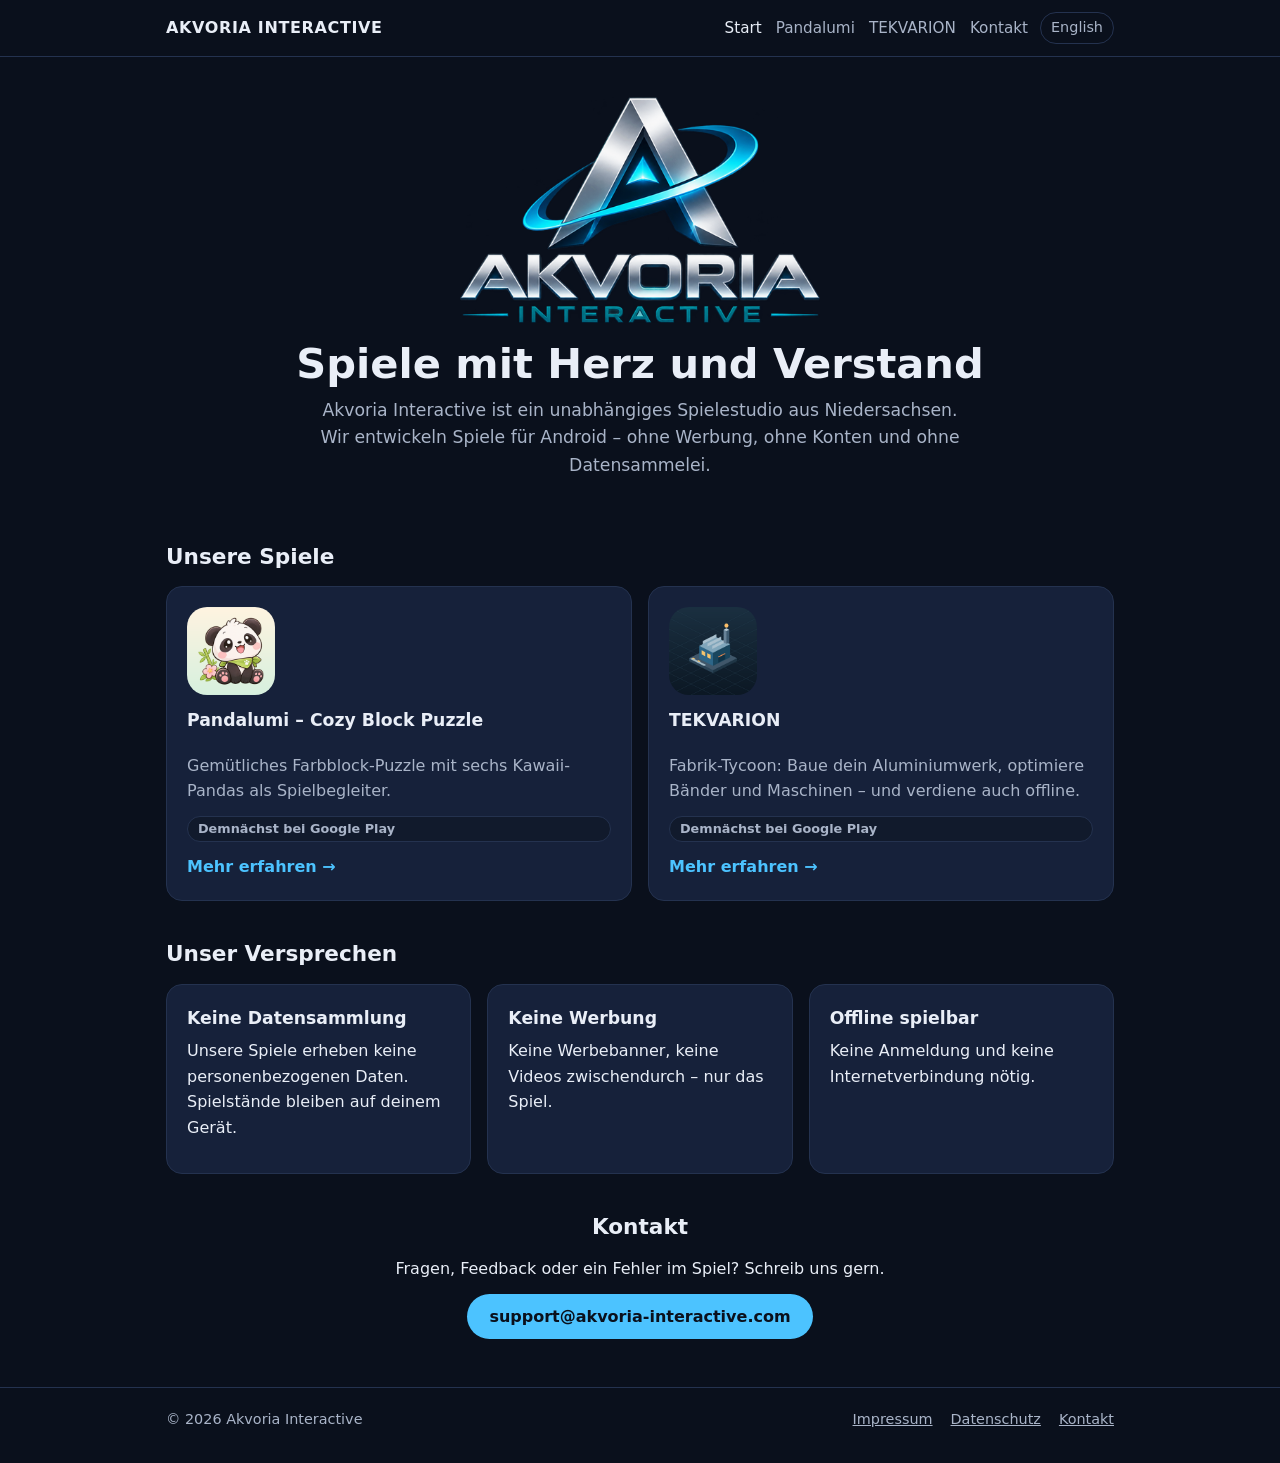
<file: index.html>
<!doctype html>
<html lang="de">
<head>
<meta charset="utf-8">
<meta name="viewport" content="width=device-width, initial-scale=1">
<meta http-equiv="Content-Security-Policy" content="default-src 'none'; img-src 'self'; style-src 'self' 'unsafe-inline'; base-uri 'none'; form-action 'none'">
<meta name="referrer" content="strict-origin-when-cross-origin">
<title>Akvoria Interactive – Spiele für Android</title>
<meta name="description" content="Akvoria Interactive entwickelt Spiele für Android: Pandalumi – Cozy Block Puzzle und TEKVARION.">
<link rel="alternate" hreflang="en" href="en/index.html">
<link rel="stylesheet" href="assets/site.css">
<link rel="icon" href="assets/img/akvoria-logo.png">
</head>
<body>
<header class="site-header"><div class="wrap">
  <a class="brand" href="index.html">AKVORIA INTERACTIVE</a>
  <nav class="nav" aria-label="Hauptnavigation">
    <a href="index.html" aria-current="page">Start</a>
    <a href="pandalumi/index.html">Pandalumi</a>
    <a href="tekvarion/index.html">TEKVARION</a>
    <a href="#kontakt">Kontakt</a>
  </nav>
  <a class="lang" href="en/index.html" hreflang="en" lang="en">English</a>
</div></header>

<main class="wrap">
  <section class="hero">
    <img class="logo" src="assets/img/akvoria-logo.png" alt="Akvoria Interactive" width="512" height="321">
    <h1>Spiele mit Herz und Verstand</h1>
    <p>Akvoria Interactive ist ein unabhängiges Spielestudio aus Niedersachsen. Wir entwickeln Spiele für Android –
    ohne Werbung, ohne Konten und ohne Datensammelei.</p>
  </section>

  <h2>Unsere Spiele</h2>
  <div class="cards">
    <a class="card game-card" href="pandalumi/index.html">
      <img src="assets/img/pandalumi-icon.png" alt="" width="256" height="256">
      <h3>Pandalumi – Cozy Block Puzzle</h3>
      <p>Gemütliches Farbblock-Puzzle mit sechs Kawaii-Pandas als Spielbegleiter.</p>
      <span class="badge">Demnächst bei Google Play</span>
      <span class="more">Mehr erfahren →</span>
    </a>
    <a class="card game-card" href="tekvarion/index.html">
      <img src="assets/img/tekvarion-icon.png" alt="" width="256" height="256">
      <h3>TEKVARION</h3>
      <p>Fabrik-Tycoon: Baue dein Aluminiumwerk, optimiere Bänder und Maschinen – und verdiene auch offline.</p>
      <span class="badge">Demnächst bei Google Play</span>
      <span class="more">Mehr erfahren →</span>
    </a>
  </div>

  <h2>Unser Versprechen</h2>
  <div class="cards">
    <div class="card"><h3>Keine Datensammlung</h3><p>Unsere Spiele erheben keine personenbezogenen Daten. Spielstände bleiben auf deinem Gerät.</p></div>
    <div class="card"><h3>Keine Werbung</h3><p>Keine Werbebanner, keine Videos zwischendurch – nur das Spiel.</p></div>
    <div class="card"><h3>Offline spielbar</h3><p>Keine Anmeldung und keine Internetverbindung nötig.</p></div>
  </div>

  <section id="kontakt" class="contact">
    <h2>Kontakt</h2>
    <p>Fragen, Feedback oder ein Fehler im Spiel? Schreib uns gern.</p>
    <p><a class="button" href="mailto:support@akvoria-interactive.com">support@akvoria-interactive.com</a></p>
  </section>
</main>

<footer class="site-footer"><div class="wrap">
  <span class="copy">© 2026 Akvoria Interactive</span>
  <a href="impressum.html">Impressum</a>
  <a href="datenschutz.html">Datenschutz</a>
  <a href="mailto:support@akvoria-interactive.com">Kontakt</a>
</div></footer>
</body>
</html>
</file>
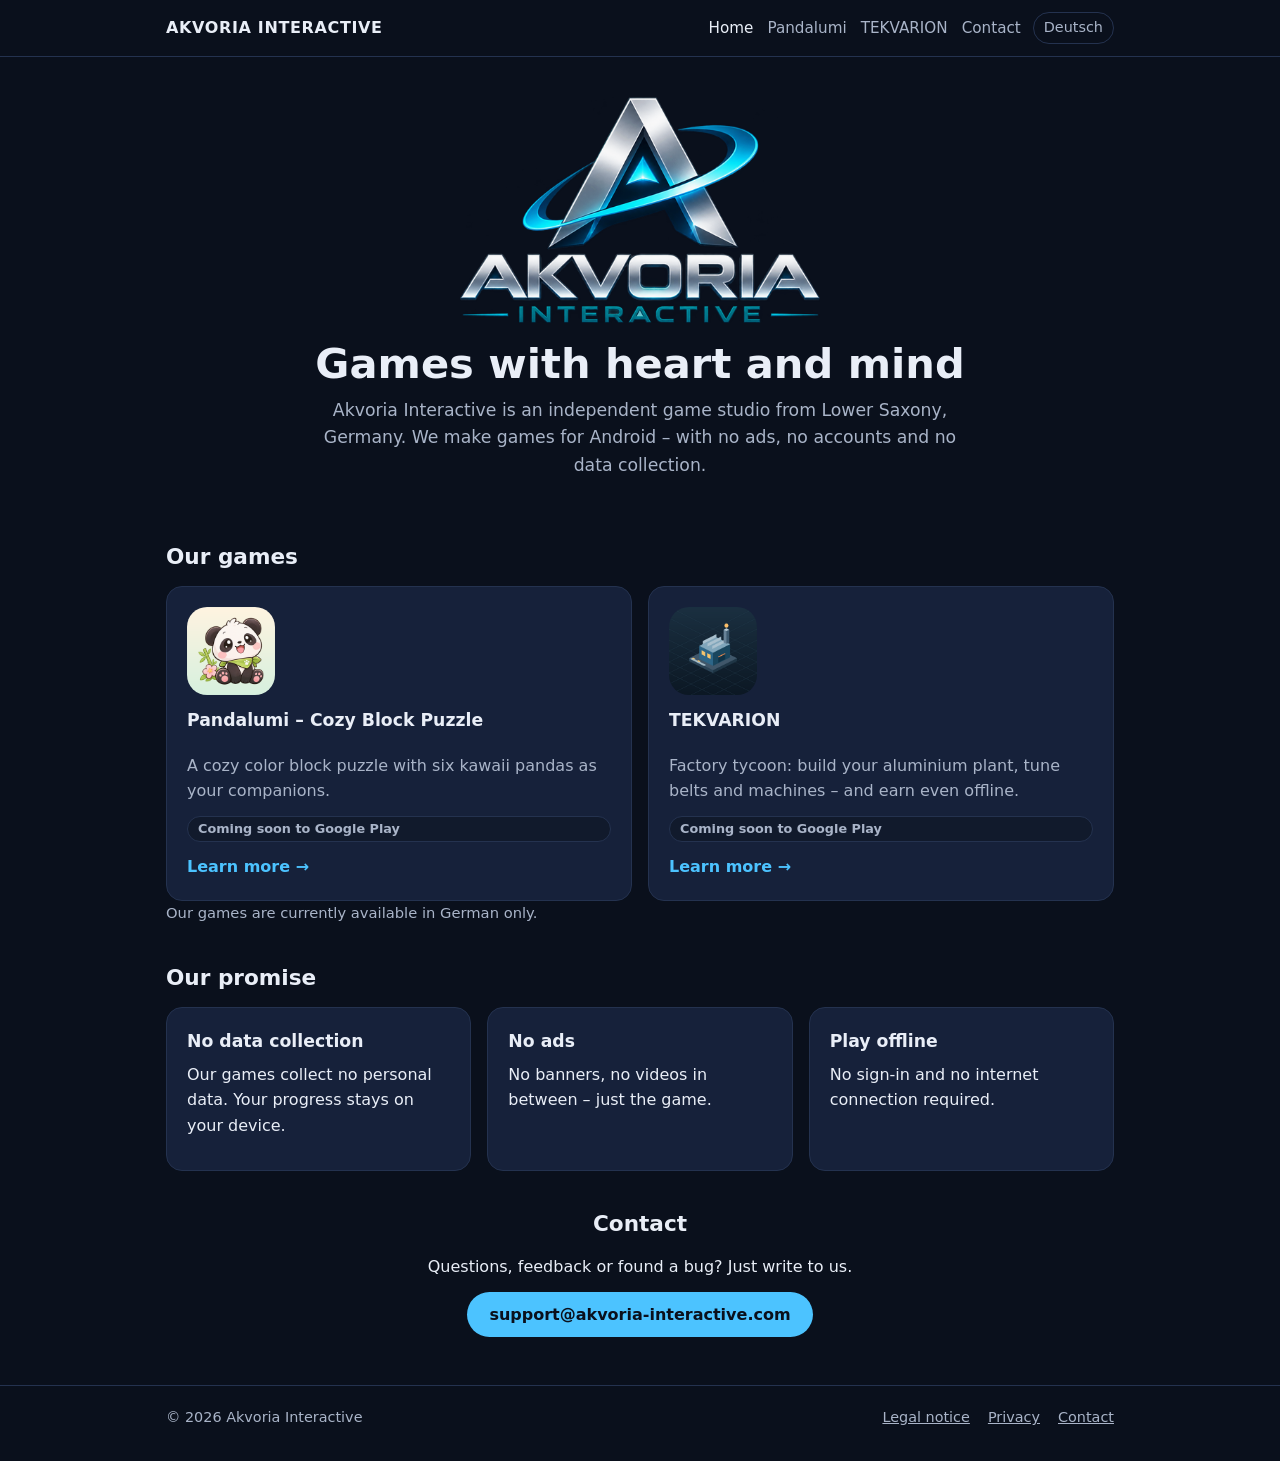
<file: en/index.html>
<!doctype html>
<html lang="en">
<head>
<meta charset="utf-8">
<meta name="viewport" content="width=device-width, initial-scale=1">
<meta http-equiv="Content-Security-Policy" content="default-src 'none'; img-src 'self'; style-src 'self' 'unsafe-inline'; base-uri 'none'; form-action 'none'">
<meta name="referrer" content="strict-origin-when-cross-origin">
<title>Akvoria Interactive – Games for Android</title>
<meta name="description" content="Akvoria Interactive makes games for Android: Pandalumi – Cozy Block Puzzle and TEKVARION.">
<link rel="alternate" hreflang="de" href="../index.html">
<link rel="stylesheet" href="../assets/site.css">
<link rel="icon" href="../assets/img/akvoria-logo.png">
</head>
<body>
<header class="site-header"><div class="wrap">
  <a class="brand" href="index.html">AKVORIA INTERACTIVE</a>
  <nav class="nav" aria-label="Main navigation">
    <a href="index.html" aria-current="page">Home</a>
    <a href="pandalumi/index.html">Pandalumi</a>
    <a href="tekvarion/index.html">TEKVARION</a>
    <a href="#contact">Contact</a>
  </nav>
  <a class="lang" href="../index.html" hreflang="de" lang="de">Deutsch</a>
</div></header>

<main class="wrap">
  <section class="hero">
    <img class="logo" src="../assets/img/akvoria-logo.png" alt="Akvoria Interactive" width="512" height="321">
    <h1>Games with heart and mind</h1>
    <p>Akvoria Interactive is an independent game studio from Lower Saxony, Germany. We make games for Android – with no
    ads, no accounts and no data collection.</p>
  </section>

  <h2>Our games</h2>
  <div class="cards">
    <a class="card game-card" href="pandalumi/index.html">
      <img src="../assets/img/pandalumi-icon.png" alt="" width="256" height="256">
      <h3>Pandalumi – Cozy Block Puzzle</h3>
      <p>A cozy color block puzzle with six kawaii pandas as your companions.</p>
      <span class="badge">Coming soon to Google Play</span>
      <span class="more">Learn more →</span>
    </a>
    <a class="card game-card" href="tekvarion/index.html">
      <img src="../assets/img/tekvarion-icon.png" alt="" width="256" height="256">
      <h3>TEKVARION</h3>
      <p>Factory tycoon: build your aluminium plant, tune belts and machines – and earn even offline.</p>
      <span class="badge">Coming soon to Google Play</span>
      <span class="more">Learn more →</span>
    </a>
  </div>
  <p class="note">Our games are currently available in German only.</p>

  <h2>Our promise</h2>
  <div class="cards">
    <div class="card"><h3>No data collection</h3><p>Our games collect no personal data. Your progress stays on your device.</p></div>
    <div class="card"><h3>No ads</h3><p>No banners, no videos in between – just the game.</p></div>
    <div class="card"><h3>Play offline</h3><p>No sign-in and no internet connection required.</p></div>
  </div>

  <section id="contact" class="contact">
    <h2>Contact</h2>
    <p>Questions, feedback or found a bug? Just write to us.</p>
    <p><a class="button" href="mailto:support@akvoria-interactive.com">support@akvoria-interactive.com</a></p>
  </section>
</main>

<footer class="site-footer"><div class="wrap">
  <span class="copy">© 2026 Akvoria Interactive</span>
  <a href="legal-notice.html">Legal notice</a>
  <a href="../datenschutz.html#en">Privacy</a>
  <a href="mailto:support@akvoria-interactive.com">Contact</a>
</div></footer>
</body>
</html>
</file>
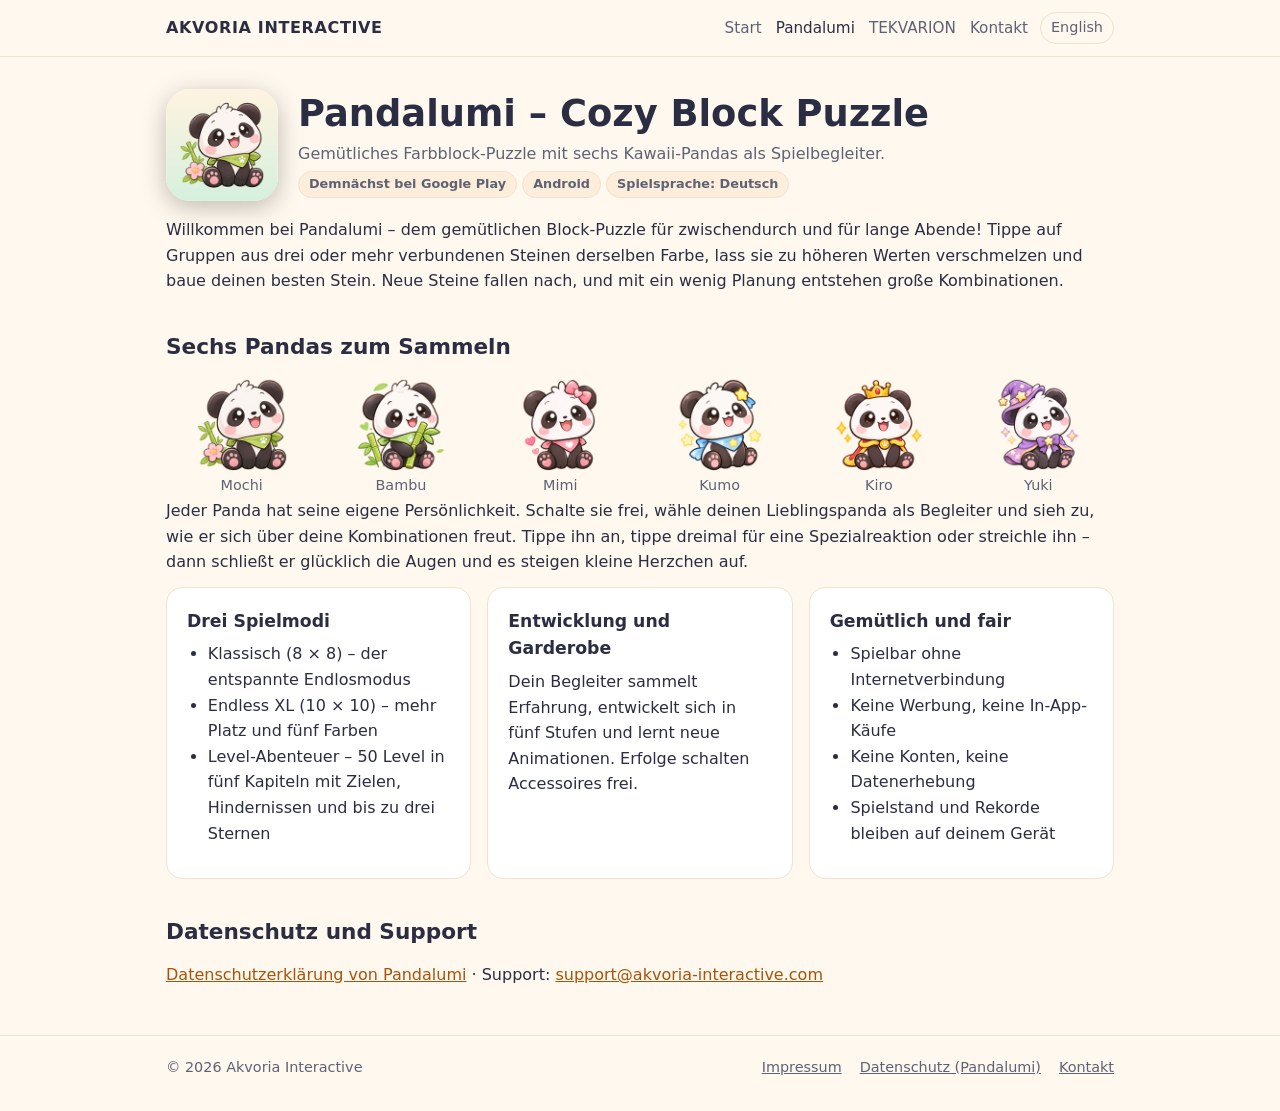
<file: pandalumi/index.html>
<!doctype html>
<html lang="de">
<head>
<meta charset="utf-8">
<meta name="viewport" content="width=device-width, initial-scale=1">
<meta http-equiv="Content-Security-Policy" content="default-src 'none'; img-src 'self'; style-src 'self' 'unsafe-inline'; base-uri 'none'; form-action 'none'">
<meta name="referrer" content="strict-origin-when-cross-origin">
<title>Pandalumi – Cozy Block Puzzle · Akvoria Interactive</title>
<meta name="description" content="Pandalumi – Cozy Block Puzzle: gemütliches Farbblock-Puzzle mit sechs Kawaii-Pandas. Ohne Werbung, ohne Käufe, offline spielbar.">
<link rel="alternate" hreflang="en" href="../en/pandalumi/index.html">
<link rel="stylesheet" href="../assets/site.css">
<link rel="icon" href="../assets/img/pandalumi-icon.png">
</head>
<body class="theme-pandalumi">
<header class="site-header"><div class="wrap">
  <a class="brand" href="../index.html">AKVORIA INTERACTIVE</a>
  <nav class="nav" aria-label="Hauptnavigation">
    <a href="../index.html">Start</a>
    <a href="index.html" aria-current="page">Pandalumi</a>
    <a href="../tekvarion/index.html">TEKVARION</a>
    <a href="../index.html#kontakt">Kontakt</a>
  </nav>
  <a class="lang" href="../en/pandalumi/index.html" hreflang="en" lang="en">English</a>
</div></header>

<main class="wrap">
  <section class="game-hero">
    <img src="../assets/img/pandalumi-icon.png" alt="App-Symbol von Pandalumi" width="256" height="256">
    <div>
      <h1>Pandalumi – Cozy Block Puzzle</h1>
      <p>Gemütliches Farbblock-Puzzle mit sechs Kawaii-Pandas als Spielbegleiter.</p>
      <p><span class="badge">Demnächst bei Google Play</span> <span class="badge">Android</span> <span class="badge">Spielsprache: Deutsch</span></p>
    </div>
  </section>

  <p>Willkommen bei Pandalumi – dem gemütlichen Block-Puzzle für zwischendurch und für lange Abende! Tippe auf Gruppen
  aus drei oder mehr verbundenen Steinen derselben Farbe, lass sie zu höheren Werten verschmelzen und baue deinen besten
  Stein. Neue Steine fallen nach, und mit ein wenig Planung entstehen große Kombinationen.</p>

  <h2>Sechs Pandas zum Sammeln</h2>
  <div class="pandas">
    <div><img src="../assets/img/panda-mochi.png" alt="Panda Mochi" width="200" height="200"><span>Mochi</span></div>
    <div><img src="../assets/img/panda-bambu.png" alt="Panda Bambu" width="200" height="200"><span>Bambu</span></div>
    <div><img src="../assets/img/panda-mimi.png" alt="Panda Mimi" width="200" height="200"><span>Mimi</span></div>
    <div><img src="../assets/img/panda-kumo.png" alt="Panda Kumo" width="200" height="200"><span>Kumo</span></div>
    <div><img src="../assets/img/panda-kiro.png" alt="Panda Kiro" width="200" height="200"><span>Kiro</span></div>
    <div><img src="../assets/img/panda-yuki.png" alt="Panda Yuki" width="200" height="200"><span>Yuki</span></div>
  </div>
  <p>Jeder Panda hat seine eigene Persönlichkeit. Schalte sie frei, wähle deinen Lieblingspanda als Begleiter und sieh
  zu, wie er sich über deine Kombinationen freut. Tippe ihn an, tippe dreimal für eine Spezialreaktion oder streichle
  ihn – dann schließt er glücklich die Augen und es steigen kleine Herzchen auf.</p>

  <div class="cards">
    <div class="card"><h3>Drei Spielmodi</h3><ul>
      <li>Klassisch (8 × 8) – der entspannte Endlosmodus</li>
      <li>Endless XL (10 × 10) – mehr Platz und fünf Farben</li>
      <li>Level-Abenteuer – 50 Level in fünf Kapiteln mit Zielen, Hindernissen und bis zu drei Sternen</li></ul></div>
    <div class="card"><h3>Entwicklung und Garderobe</h3><p>Dein Begleiter sammelt Erfahrung, entwickelt sich in fünf
      Stufen und lernt neue Animationen. Erfolge schalten Accessoires frei.</p></div>
    <div class="card"><h3>Gemütlich und fair</h3><ul>
      <li>Spielbar ohne Internetverbindung</li><li>Keine Werbung, keine In-App-Käufe</li>
      <li>Keine Konten, keine Datenerhebung</li><li>Spielstand und Rekorde bleiben auf deinem Gerät</li></ul></div>
  </div>

  <h2>Datenschutz und Support</h2>
  <p><a href="datenschutz.html">Datenschutzerklärung von Pandalumi</a> · Support:
  <a href="mailto:support@akvoria-interactive.com?subject=Pandalumi">support@akvoria-interactive.com</a></p>
</main>

<footer class="site-footer"><div class="wrap">
  <span class="copy">© 2026 Akvoria Interactive</span>
  <a href="../impressum.html">Impressum</a>
  <a href="datenschutz.html">Datenschutz (Pandalumi)</a>
  <a href="mailto:support@akvoria-interactive.com">Kontakt</a>
</div></footer>
</body>
</html>
</file>
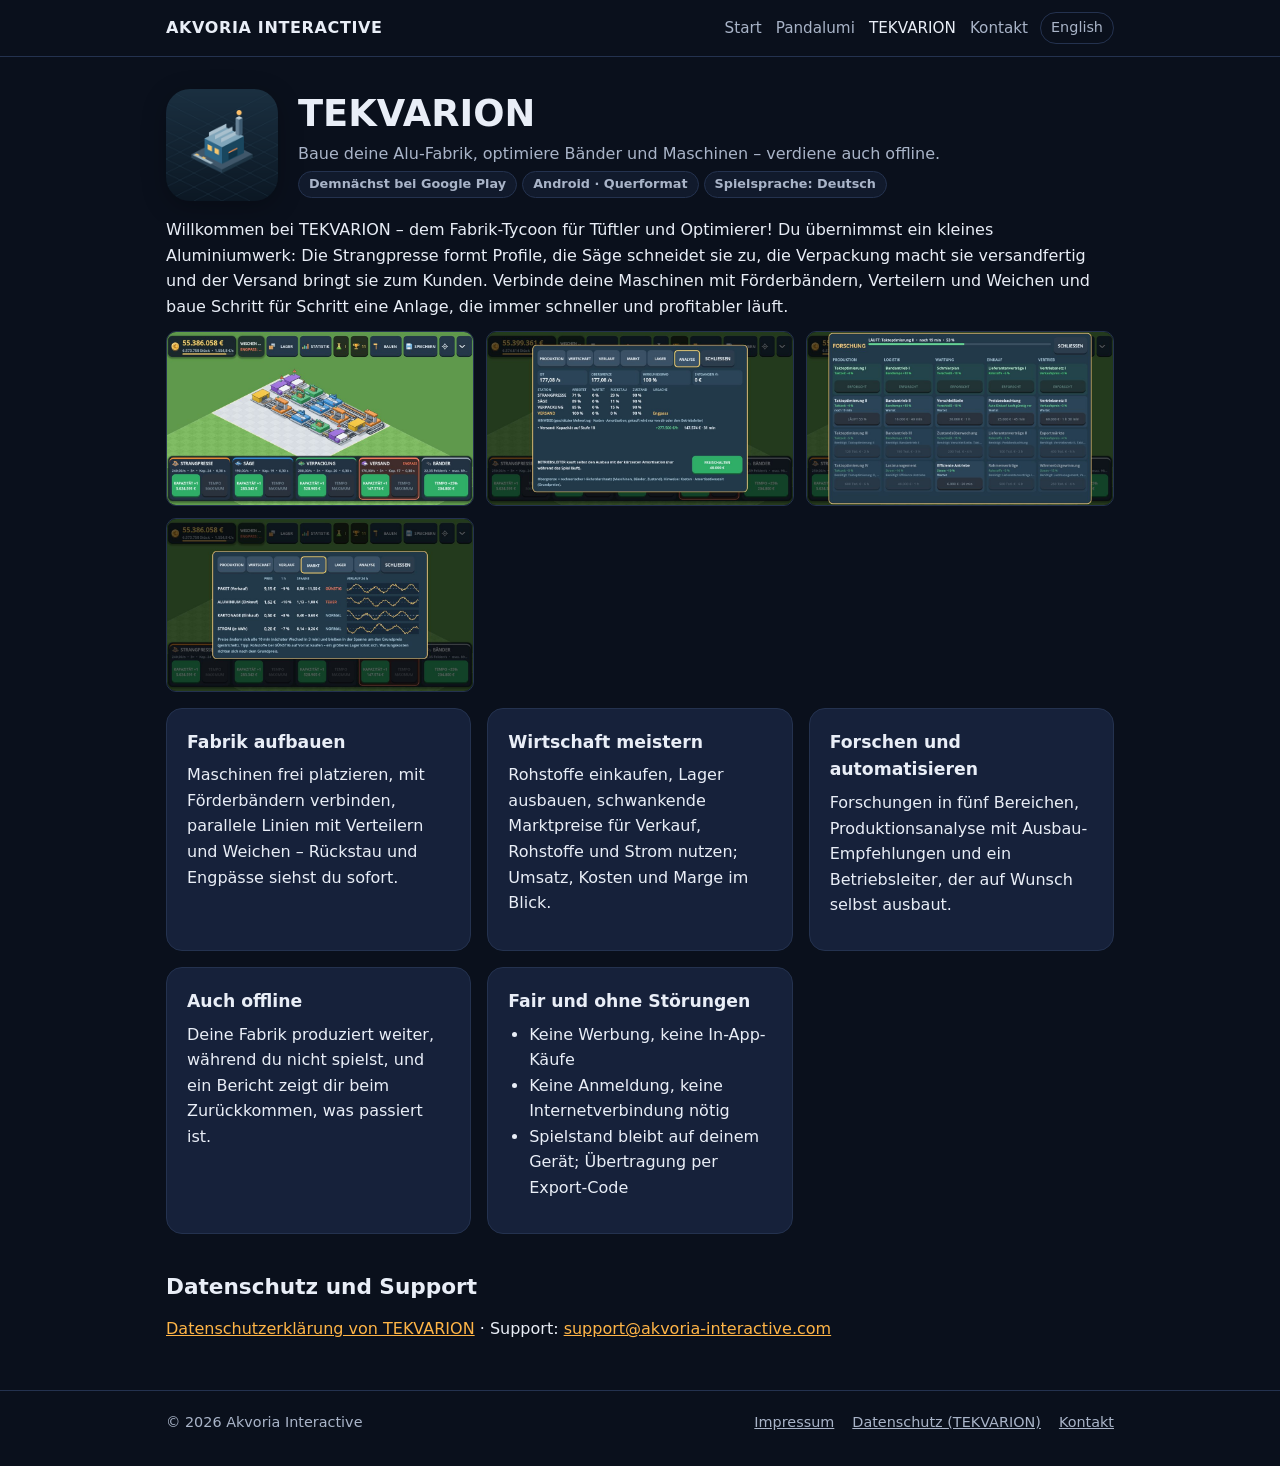
<file: tekvarion/index.html>
<!doctype html>
<html lang="de">
<head>
<meta charset="utf-8">
<meta name="viewport" content="width=device-width, initial-scale=1">
<meta http-equiv="Content-Security-Policy" content="default-src 'none'; img-src 'self'; style-src 'self' 'unsafe-inline'; base-uri 'none'; form-action 'none'">
<meta name="referrer" content="strict-origin-when-cross-origin">
<title>TEKVARION · Akvoria Interactive</title>
<meta name="description" content="TEKVARION: Fabrik-Tycoon für Tüftler und Optimierer. Ohne Werbung, ohne Käufe, offline spielbar.">
<link rel="alternate" hreflang="en" href="../en/tekvarion/index.html">
<link rel="stylesheet" href="../assets/site.css">
<link rel="icon" href="../assets/img/tekvarion-icon.png">
</head>
<body class="theme-tekvarion">
<header class="site-header"><div class="wrap">
  <a class="brand" href="../index.html">AKVORIA INTERACTIVE</a>
  <nav class="nav" aria-label="Hauptnavigation">
    <a href="../index.html">Start</a>
    <a href="../pandalumi/index.html">Pandalumi</a>
    <a href="index.html" aria-current="page">TEKVARION</a>
    <a href="../index.html#kontakt">Kontakt</a>
  </nav>
  <a class="lang" href="../en/tekvarion/index.html" hreflang="en" lang="en">English</a>
</div></header>

<main class="wrap">
  <section class="game-hero">
    <img src="../assets/img/tekvarion-icon.png" alt="App-Symbol von TEKVARION" width="256" height="256">
    <div>
      <h1>TEKVARION</h1>
      <p>Baue deine Alu-Fabrik, optimiere Bänder und Maschinen – verdiene auch offline.</p>
      <p><span class="badge">Demnächst bei Google Play</span> <span class="badge">Android · Querformat</span> <span class="badge">Spielsprache: Deutsch</span></p>
    </div>
  </section>

  <p>Willkommen bei TEKVARION – dem Fabrik-Tycoon für Tüftler und Optimierer! Du übernimmst ein kleines Aluminiumwerk:
  Die Strangpresse formt Profile, die Säge schneidet sie zu, die Verpackung macht sie versandfertig und der Versand
  bringt sie zum Kunden. Verbinde deine Maschinen mit Förderbändern, Verteilern und Weichen und baue Schritt für Schritt
  eine Anlage, die immer schneller und profitabler läuft.</p>

  <div class="shots">
    <img src="../assets/img/tekvarion-fabrik.jpg" alt="Fabrikansicht mit Maschinen und Förderbändern" width="960" height="540" loading="lazy">
    <img src="../assets/img/tekvarion-analyse.jpg" alt="Produktionsanalyse" width="960" height="540" loading="lazy">
    <img src="../assets/img/tekvarion-forschung.jpg" alt="Forschung" width="960" height="540" loading="lazy">
    <img src="../assets/img/tekvarion-markt.jpg" alt="Marktpreise" width="960" height="540" loading="lazy">
  </div>

  <div class="cards" style="margin-top:16px">
    <div class="card"><h3>Fabrik aufbauen</h3><p>Maschinen frei platzieren, mit Förderbändern verbinden, parallele
      Linien mit Verteilern und Weichen – Rückstau und Engpässe siehst du sofort.</p></div>
    <div class="card"><h3>Wirtschaft meistern</h3><p>Rohstoffe einkaufen, Lager ausbauen, schwankende Marktpreise für
      Verkauf, Rohstoffe und Strom nutzen; Umsatz, Kosten und Marge im Blick.</p></div>
    <div class="card"><h3>Forschen und automatisieren</h3><p>Forschungen in fünf Bereichen, Produktionsanalyse mit
      Ausbau-Empfehlungen und ein Betriebsleiter, der auf Wunsch selbst ausbaut.</p></div>
    <div class="card"><h3>Auch offline</h3><p>Deine Fabrik produziert weiter, während du nicht spielst, und ein Bericht
      zeigt dir beim Zurückkommen, was passiert ist.</p></div>
    <div class="card"><h3>Fair und ohne Störungen</h3><ul><li>Keine Werbung, keine In-App-Käufe</li>
      <li>Keine Anmeldung, keine Internetverbindung nötig</li>
      <li>Spielstand bleibt auf deinem Gerät; Übertragung per Export-Code</li></ul></div>
  </div>

  <h2>Datenschutz und Support</h2>
  <p><a href="datenschutz.html">Datenschutzerklärung von TEKVARION</a> · Support:
  <a href="mailto:support@akvoria-interactive.com?subject=TEKVARION">support@akvoria-interactive.com</a></p>
</main>

<footer class="site-footer"><div class="wrap">
  <span class="copy">© 2026 Akvoria Interactive</span>
  <a href="../impressum.html">Impressum</a>
  <a href="datenschutz.html">Datenschutz (TEKVARION)</a>
  <a href="mailto:support@akvoria-interactive.com">Kontakt</a>
</div></footer>
</body>
</html>
</file>
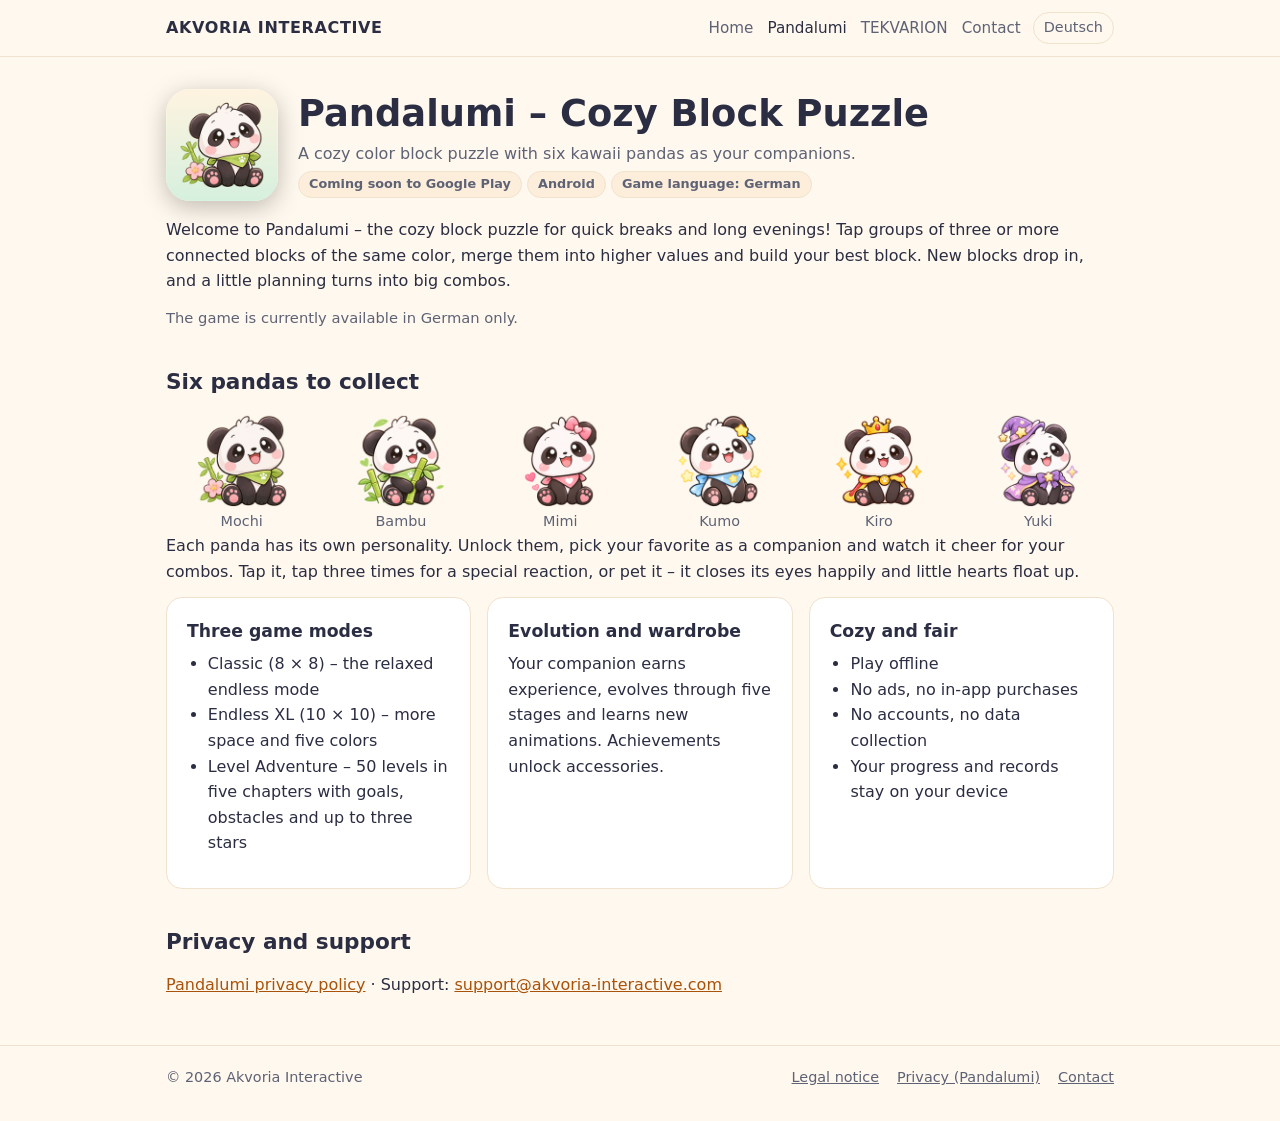
<file: en/pandalumi/index.html>
<!doctype html>
<html lang="en">
<head>
<meta charset="utf-8">
<meta name="viewport" content="width=device-width, initial-scale=1">
<meta http-equiv="Content-Security-Policy" content="default-src 'none'; img-src 'self'; style-src 'self' 'unsafe-inline'; base-uri 'none'; form-action 'none'">
<meta name="referrer" content="strict-origin-when-cross-origin">
<title>Pandalumi – Cozy Block Puzzle · Akvoria Interactive</title>
<meta name="description" content="Pandalumi – Cozy Block Puzzle: a cozy color block puzzle with six kawaii pandas. No ads, no purchases, plays offline.">
<link rel="alternate" hreflang="de" href="../../pandalumi/index.html">
<link rel="stylesheet" href="../../assets/site.css">
<link rel="icon" href="../../assets/img/pandalumi-icon.png">
</head>
<body class="theme-pandalumi">
<header class="site-header"><div class="wrap">
  <a class="brand" href="../index.html">AKVORIA INTERACTIVE</a>
  <nav class="nav" aria-label="Main navigation">
    <a href="../index.html">Home</a>
    <a href="index.html" aria-current="page">Pandalumi</a>
    <a href="../tekvarion/index.html">TEKVARION</a>
    <a href="../index.html#contact">Contact</a>
  </nav>
  <a class="lang" href="../../pandalumi/index.html" hreflang="de" lang="de">Deutsch</a>
</div></header>

<main class="wrap">
  <section class="game-hero">
    <img src="../../assets/img/pandalumi-icon.png" alt="Pandalumi app icon" width="256" height="256">
    <div>
      <h1>Pandalumi – Cozy Block Puzzle</h1>
      <p>A cozy color block puzzle with six kawaii pandas as your companions.</p>
      <p><span class="badge">Coming soon to Google Play</span> <span class="badge">Android</span> <span class="badge">Game language: German</span></p>
    </div>
  </section>

  <p>Welcome to Pandalumi – the cozy block puzzle for quick breaks and long evenings! Tap groups of three or more
  connected blocks of the same color, merge them into higher values and build your best block. New blocks drop in, and a
  little planning turns into big combos.</p>
  <p class="note">The game is currently available in German only.</p>

  <h2>Six pandas to collect</h2>
  <div class="pandas">
    <div><img src="../../assets/img/panda-mochi.png" alt="Panda Mochi" width="200" height="200"><span>Mochi</span></div>
    <div><img src="../../assets/img/panda-bambu.png" alt="Panda Bambu" width="200" height="200"><span>Bambu</span></div>
    <div><img src="../../assets/img/panda-mimi.png" alt="Panda Mimi" width="200" height="200"><span>Mimi</span></div>
    <div><img src="../../assets/img/panda-kumo.png" alt="Panda Kumo" width="200" height="200"><span>Kumo</span></div>
    <div><img src="../../assets/img/panda-kiro.png" alt="Panda Kiro" width="200" height="200"><span>Kiro</span></div>
    <div><img src="../../assets/img/panda-yuki.png" alt="Panda Yuki" width="200" height="200"><span>Yuki</span></div>
  </div>
  <p>Each panda has its own personality. Unlock them, pick your favorite as a companion and watch it cheer for your
  combos. Tap it, tap three times for a special reaction, or pet it – it closes its eyes happily and little hearts float
  up.</p>

  <div class="cards">
    <div class="card"><h3>Three game modes</h3><ul>
      <li>Classic (8 × 8) – the relaxed endless mode</li>
      <li>Endless XL (10 × 10) – more space and five colors</li>
      <li>Level Adventure – 50 levels in five chapters with goals, obstacles and up to three stars</li></ul></div>
    <div class="card"><h3>Evolution and wardrobe</h3><p>Your companion earns experience, evolves through five stages and
      learns new animations. Achievements unlock accessories.</p></div>
    <div class="card"><h3>Cozy and fair</h3><ul>
      <li>Play offline</li><li>No ads, no in-app purchases</li>
      <li>No accounts, no data collection</li><li>Your progress and records stay on your device</li></ul></div>
  </div>

  <h2>Privacy and support</h2>
  <p><a href="../../pandalumi/datenschutz.html#en">Pandalumi privacy policy</a> · Support:
  <a href="mailto:support@akvoria-interactive.com?subject=Pandalumi">support@akvoria-interactive.com</a></p>
</main>

<footer class="site-footer"><div class="wrap">
  <span class="copy">© 2026 Akvoria Interactive</span>
  <a href="../legal-notice.html">Legal notice</a>
  <a href="../../pandalumi/datenschutz.html#en">Privacy (Pandalumi)</a>
  <a href="mailto:support@akvoria-interactive.com">Contact</a>
</div></footer>
</body>
</html>
</file>
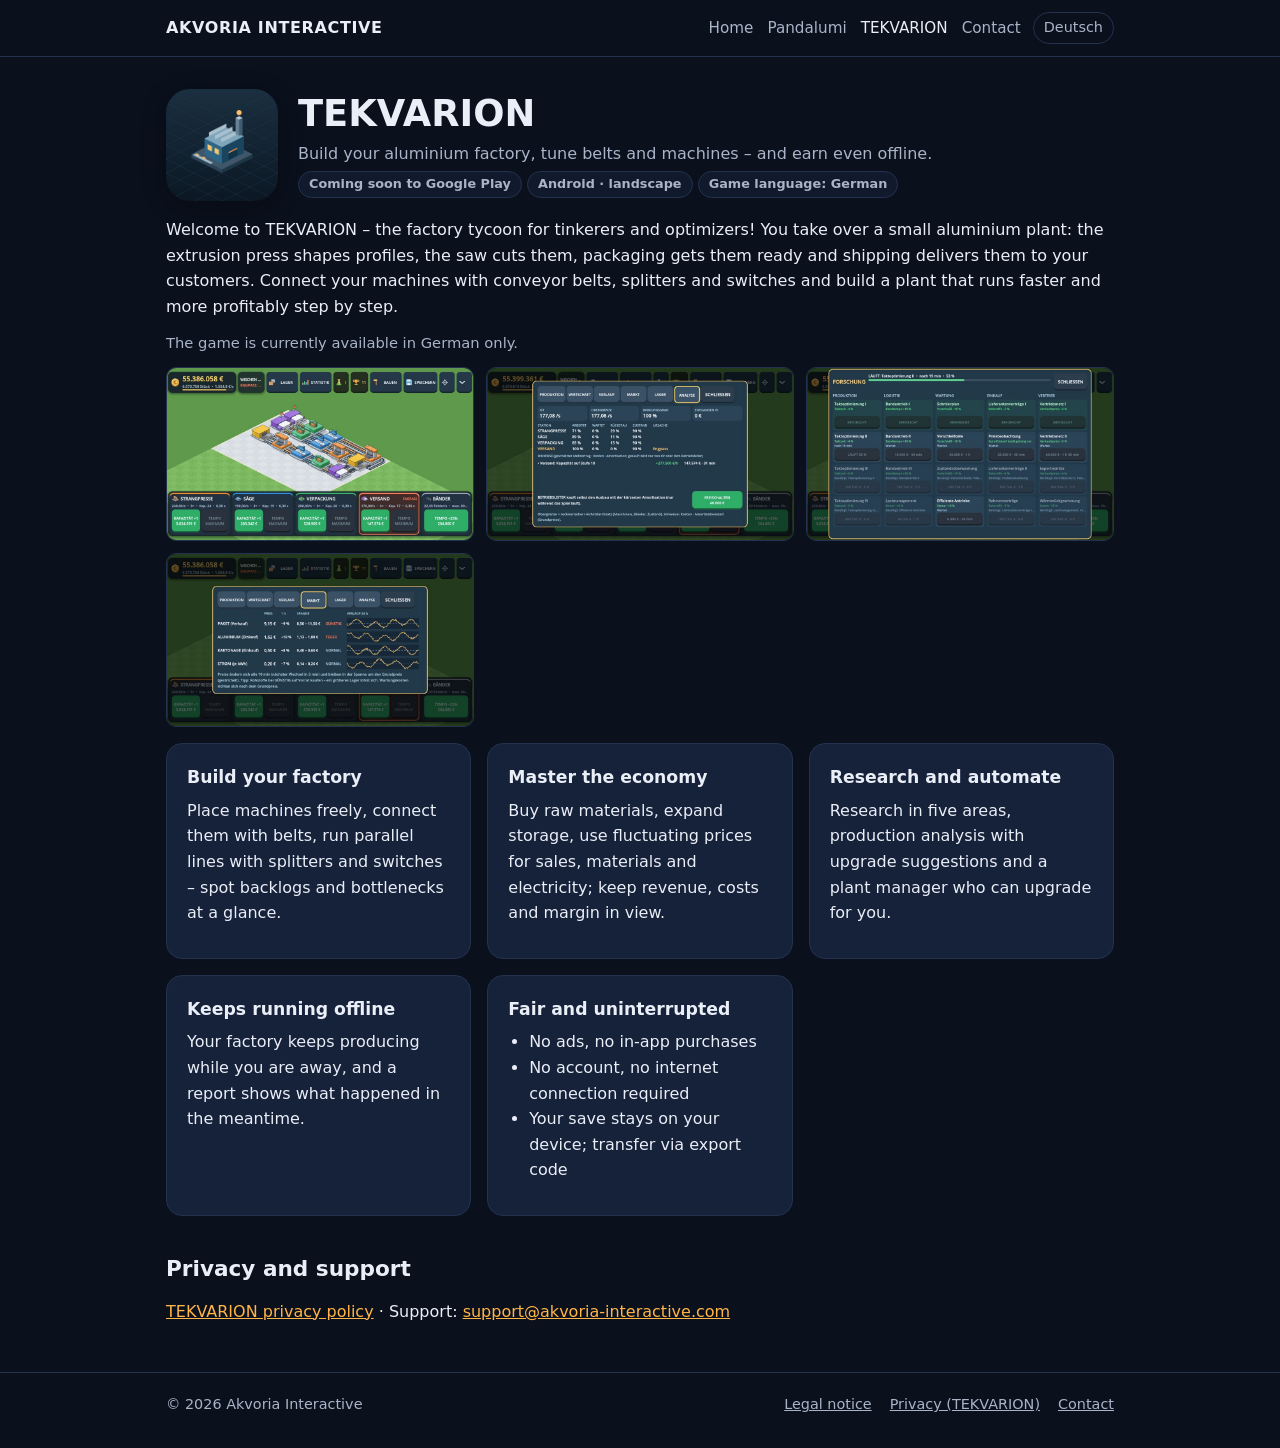
<file: en/tekvarion/index.html>
<!doctype html>
<html lang="en">
<head>
<meta charset="utf-8">
<meta name="viewport" content="width=device-width, initial-scale=1">
<meta http-equiv="Content-Security-Policy" content="default-src 'none'; img-src 'self'; style-src 'self' 'unsafe-inline'; base-uri 'none'; form-action 'none'">
<meta name="referrer" content="strict-origin-when-cross-origin">
<title>TEKVARION · Akvoria Interactive</title>
<meta name="description" content="TEKVARION: the factory tycoon for tinkerers and optimizers. No ads, no purchases, plays offline.">
<link rel="alternate" hreflang="de" href="../../tekvarion/index.html">
<link rel="stylesheet" href="../../assets/site.css">
<link rel="icon" href="../../assets/img/tekvarion-icon.png">
</head>
<body class="theme-tekvarion">
<header class="site-header"><div class="wrap">
  <a class="brand" href="../index.html">AKVORIA INTERACTIVE</a>
  <nav class="nav" aria-label="Main navigation">
    <a href="../index.html">Home</a>
    <a href="../pandalumi/index.html">Pandalumi</a>
    <a href="index.html" aria-current="page">TEKVARION</a>
    <a href="../index.html#contact">Contact</a>
  </nav>
  <a class="lang" href="../../tekvarion/index.html" hreflang="de" lang="de">Deutsch</a>
</div></header>

<main class="wrap">
  <section class="game-hero">
    <img src="../../assets/img/tekvarion-icon.png" alt="TEKVARION app icon" width="256" height="256">
    <div>
      <h1>TEKVARION</h1>
      <p>Build your aluminium factory, tune belts and machines – and earn even offline.</p>
      <p><span class="badge">Coming soon to Google Play</span> <span class="badge">Android · landscape</span> <span class="badge">Game language: German</span></p>
    </div>
  </section>

  <p>Welcome to TEKVARION – the factory tycoon for tinkerers and optimizers! You take over a small aluminium plant: the
  extrusion press shapes profiles, the saw cuts them, packaging gets them ready and shipping delivers them to your
  customers. Connect your machines with conveyor belts, splitters and switches and build a plant that runs faster and
  more profitably step by step.</p>
  <p class="note">The game is currently available in German only.</p>

  <div class="shots">
    <img src="../../assets/img/tekvarion-fabrik.jpg" alt="Factory view with machines and conveyor belts" width="960" height="540" loading="lazy">
    <img src="../../assets/img/tekvarion-analyse.jpg" alt="Production analysis" width="960" height="540" loading="lazy">
    <img src="../../assets/img/tekvarion-forschung.jpg" alt="Research" width="960" height="540" loading="lazy">
    <img src="../../assets/img/tekvarion-markt.jpg" alt="Market prices" width="960" height="540" loading="lazy">
  </div>

  <div class="cards" style="margin-top:16px">
    <div class="card"><h3>Build your factory</h3><p>Place machines freely, connect them with belts, run parallel lines
      with splitters and switches – spot backlogs and bottlenecks at a glance.</p></div>
    <div class="card"><h3>Master the economy</h3><p>Buy raw materials, expand storage, use fluctuating prices for sales,
      materials and electricity; keep revenue, costs and margin in view.</p></div>
    <div class="card"><h3>Research and automate</h3><p>Research in five areas, production analysis with upgrade
      suggestions and a plant manager who can upgrade for you.</p></div>
    <div class="card"><h3>Keeps running offline</h3><p>Your factory keeps producing while you are away, and a report
      shows what happened in the meantime.</p></div>
    <div class="card"><h3>Fair and uninterrupted</h3><ul><li>No ads, no in-app purchases</li>
      <li>No account, no internet connection required</li>
      <li>Your save stays on your device; transfer via export code</li></ul></div>
  </div>

  <h2>Privacy and support</h2>
  <p><a href="../../tekvarion/datenschutz.html#en">TEKVARION privacy policy</a> · Support:
  <a href="mailto:support@akvoria-interactive.com?subject=TEKVARION">support@akvoria-interactive.com</a></p>
</main>

<footer class="site-footer"><div class="wrap">
  <span class="copy">© 2026 Akvoria Interactive</span>
  <a href="../legal-notice.html">Legal notice</a>
  <a href="../../tekvarion/datenschutz.html#en">Privacy (TEKVARION)</a>
  <a href="mailto:support@akvoria-interactive.com">Contact</a>
</div></footer>
</body>
</html>
</file>
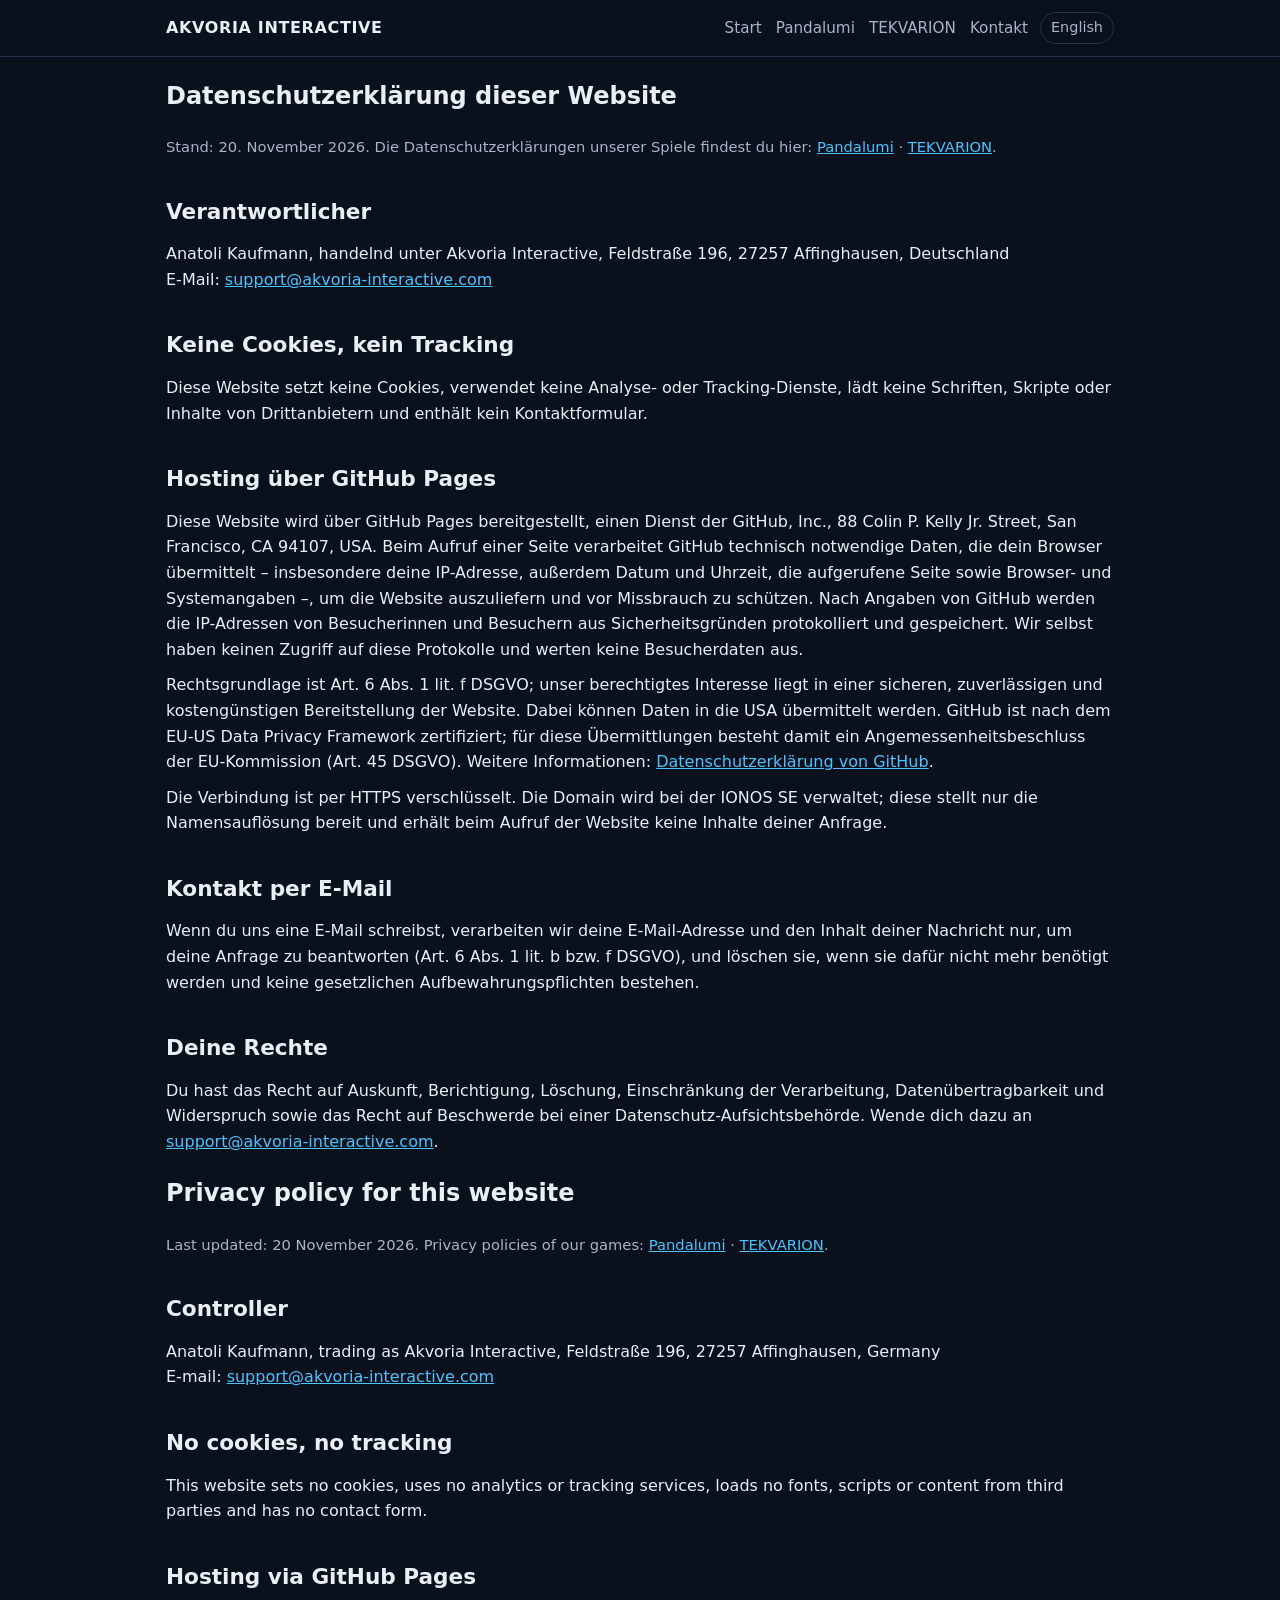
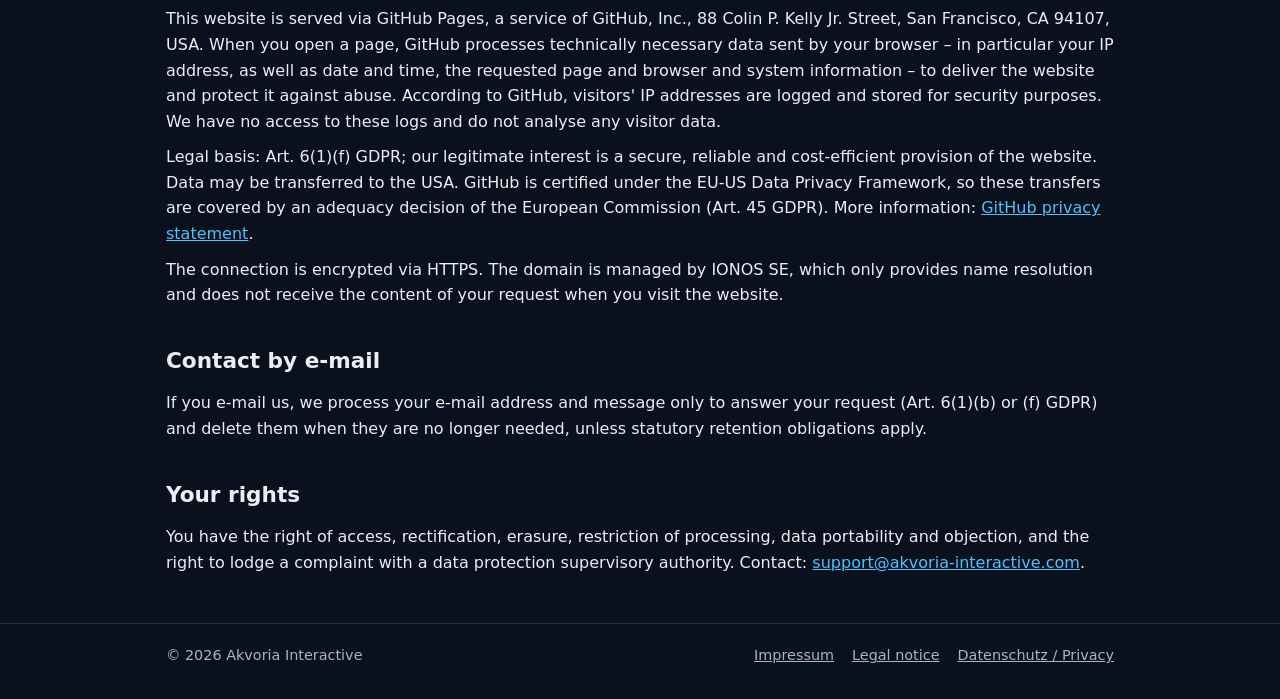
<file: datenschutz.html>
<!doctype html>
<html lang="de">
<head>
<meta charset="utf-8">
<meta name="viewport" content="width=device-width, initial-scale=1">
<meta http-equiv="Content-Security-Policy" content="default-src 'none'; img-src 'self'; style-src 'self' 'unsafe-inline'; base-uri 'none'; form-action 'none'">
<meta name="referrer" content="strict-origin-when-cross-origin">
<title>Datenschutz (Website) · Akvoria Interactive</title>
<link rel="stylesheet" href="assets/site.css">
<link rel="icon" href="assets/img/akvoria-logo.png">
</head>
<body>
<header class="site-header"><div class="wrap">
  <a class="brand" href="index.html">AKVORIA INTERACTIVE</a>
  <nav class="nav" aria-label="Hauptnavigation">
    <a href="index.html">Start</a>
    <a href="pandalumi/index.html">Pandalumi</a>
    <a href="tekvarion/index.html">TEKVARION</a>
    <a href="index.html#kontakt">Kontakt</a>
  </nav>
  <a class="lang" href="#en" hreflang="en" lang="en">English</a>
</div></header>

<main class="wrap legal">
  <section id="de" lang="de">
  <h1>Datenschutzerklärung dieser Website</h1>
  <p class="note">Stand: 20. November 2026. Die Datenschutzerklärungen unserer Spiele findest du hier:
  <a href="pandalumi/datenschutz.html">Pandalumi</a> · <a href="tekvarion/datenschutz.html">TEKVARION</a>.</p>

  <h2>Verantwortlicher</h2>
  <p>Anatoli Kaufmann, handelnd unter Akvoria Interactive, Feldstraße 196, 27257 Affinghausen, Deutschland<br>
  E-Mail: <a href="mailto:support@akvoria-interactive.com">support@akvoria-interactive.com</a></p>

  <h2>Keine Cookies, kein Tracking</h2>
  <p>Diese Website setzt keine Cookies, verwendet keine Analyse- oder Tracking-Dienste, lädt keine Schriften, Skripte
  oder Inhalte von Drittanbietern und enthält kein Kontaktformular.</p>

  <h2>Hosting über GitHub Pages</h2>
  <p>Diese Website wird über GitHub Pages bereitgestellt, einen Dienst der GitHub, Inc., 88 Colin P. Kelly Jr. Street,
  San Francisco, CA 94107, USA. Beim Aufruf einer Seite verarbeitet GitHub technisch notwendige Daten, die dein Browser
  übermittelt – insbesondere deine IP-Adresse, außerdem Datum und Uhrzeit, die aufgerufene Seite sowie Browser- und
  Systemangaben –, um die Website auszuliefern und vor Missbrauch zu schützen. Nach Angaben von GitHub werden die
  IP-Adressen von Besucherinnen und Besuchern aus Sicherheitsgründen protokolliert und gespeichert. Wir selbst haben
  keinen Zugriff auf diese Protokolle und werten keine Besucherdaten aus.</p>
  <p>Rechtsgrundlage ist Art. 6 Abs. 1 lit. f DSGVO; unser berechtigtes Interesse liegt in einer sicheren, zuverlässigen
  und kostengünstigen Bereitstellung der Website. Dabei können Daten in die USA übermittelt werden. GitHub ist nach
  dem EU-US Data Privacy Framework zertifiziert; für diese Übermittlungen besteht damit ein Angemessenheitsbeschluss
  der EU-Kommission (Art. 45 DSGVO). Weitere Informationen:
  <a href="https://docs.github.com/site-policy/privacy-policies/github-general-privacy-statement" rel="noopener">Datenschutzerklärung von GitHub</a>.</p>
  <p>Die Verbindung ist per HTTPS verschlüsselt. Die Domain wird bei der IONOS SE verwaltet; diese stellt nur die
  Namensauflösung bereit und erhält beim Aufruf der Website keine Inhalte deiner Anfrage.</p>

  <h2>Kontakt per E-Mail</h2>
  <p>Wenn du uns eine E-Mail schreibst, verarbeiten wir deine E-Mail-Adresse und den Inhalt deiner Nachricht nur, um
  deine Anfrage zu beantworten (Art. 6 Abs. 1 lit. b bzw. f DSGVO), und löschen sie, wenn sie dafür nicht mehr benötigt
  werden und keine gesetzlichen Aufbewahrungspflichten bestehen.</p>

  <h2>Deine Rechte</h2>
  <p>Du hast das Recht auf Auskunft, Berichtigung, Löschung, Einschränkung der Verarbeitung, Datenübertragbarkeit und
  Widerspruch sowie das Recht auf Beschwerde bei einer Datenschutz-Aufsichtsbehörde. Wende dich dazu an
  <a href="mailto:support@akvoria-interactive.com">support@akvoria-interactive.com</a>.</p>
  </section>

  <section id="en" lang="en">
  <h1>Privacy policy for this website</h1>
  <p class="note">Last updated: 20 November 2026. Privacy policies of our games:
  <a href="pandalumi/datenschutz.html#en">Pandalumi</a> · <a href="tekvarion/datenschutz.html#en">TEKVARION</a>.</p>

  <h2>Controller</h2>
  <p>Anatoli Kaufmann, trading as Akvoria Interactive, Feldstraße 196, 27257 Affinghausen, Germany<br>
  E-mail: <a href="mailto:support@akvoria-interactive.com">support@akvoria-interactive.com</a></p>

  <h2>No cookies, no tracking</h2>
  <p>This website sets no cookies, uses no analytics or tracking services, loads no fonts, scripts or content from third
  parties and has no contact form.</p>

  <h2>Hosting via GitHub Pages</h2>
  <p>This website is served via GitHub Pages, a service of GitHub, Inc., 88 Colin P. Kelly Jr. Street, San Francisco,
  CA 94107, USA. When you open a page, GitHub processes technically necessary data sent by your browser – in particular
  your IP address, as well as date and time, the requested page and browser and system information – to deliver the
  website and protect it against abuse. According to GitHub, visitors' IP addresses are logged and stored for security
  purposes. We have no access to these logs and do not analyse any visitor data.</p>
  <p>Legal basis: Art. 6(1)(f) GDPR; our legitimate interest is a secure, reliable and cost-efficient provision of the
  website. Data may be transferred to the USA. GitHub is certified under the EU-US Data Privacy Framework, so these
  transfers are covered by an adequacy decision of the European Commission (Art. 45 GDPR). More information:
  <a href="https://docs.github.com/site-policy/privacy-policies/github-general-privacy-statement" rel="noopener">GitHub privacy statement</a>.</p>
  <p>The connection is encrypted via HTTPS. The domain is managed by IONOS SE, which only provides name resolution and
  does not receive the content of your request when you visit the website.</p>

  <h2>Contact by e-mail</h2>
  <p>If you e-mail us, we process your e-mail address and message only to answer your request (Art. 6(1)(b) or (f) GDPR)
  and delete them when they are no longer needed, unless statutory retention obligations apply.</p>

  <h2>Your rights</h2>
  <p>You have the right of access, rectification, erasure, restriction of processing, data portability and objection,
  and the right to lodge a complaint with a data protection supervisory authority. Contact:
  <a href="mailto:support@akvoria-interactive.com">support@akvoria-interactive.com</a>.</p>
  </section>
</main>

<footer class="site-footer"><div class="wrap">
  <span class="copy">© 2026 Akvoria Interactive</span>
  <a href="impressum.html">Impressum</a>
  <a href="en/legal-notice.html">Legal notice</a>
  <a href="datenschutz.html" aria-current="page">Datenschutz / Privacy</a>
</div></footer>
</body>
</html>
</file>
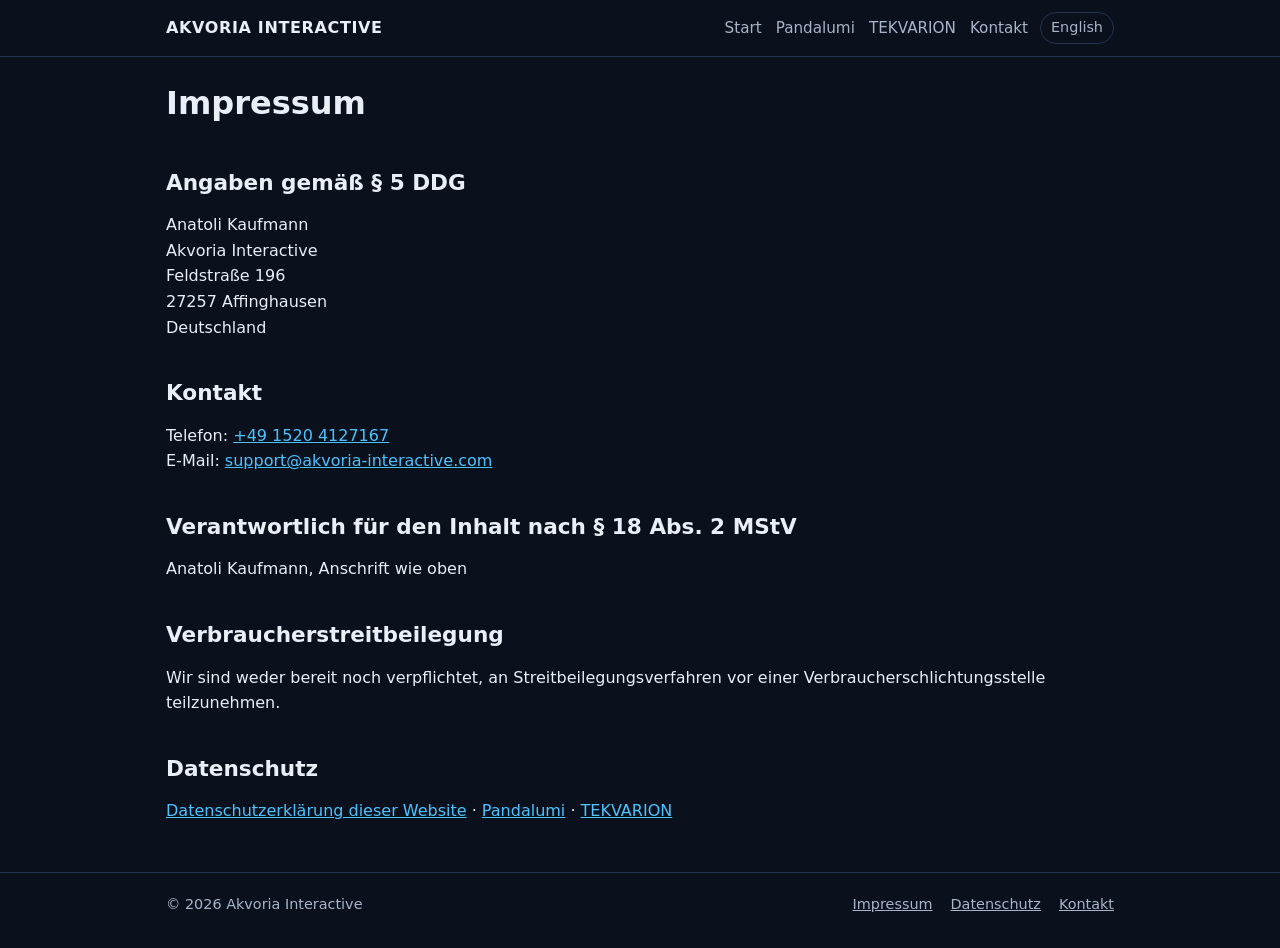
<file: impressum.html>
<!doctype html>
<html lang="de">
<head>
<meta charset="utf-8">
<meta name="viewport" content="width=device-width, initial-scale=1">
<meta http-equiv="Content-Security-Policy" content="default-src 'none'; img-src 'self'; style-src 'self' 'unsafe-inline'; base-uri 'none'; form-action 'none'">
<meta name="referrer" content="strict-origin-when-cross-origin">
<title>Impressum · Akvoria Interactive</title>
<link rel="alternate" hreflang="en" href="en/legal-notice.html">
<link rel="stylesheet" href="assets/site.css">
<link rel="icon" href="assets/img/akvoria-logo.png">
</head>
<body>
<header class="site-header"><div class="wrap">
  <a class="brand" href="index.html">AKVORIA INTERACTIVE</a>
  <nav class="nav" aria-label="Hauptnavigation">
    <a href="index.html">Start</a>
    <a href="pandalumi/index.html">Pandalumi</a>
    <a href="tekvarion/index.html">TEKVARION</a>
    <a href="index.html#kontakt">Kontakt</a>
  </nav>
  <a class="lang" href="en/legal-notice.html" hreflang="en" lang="en">English</a>
</div></header>

<main class="wrap legal">
  <h1>Impressum</h1>

  <h2>Angaben gemäß § 5 DDG</h2>
  <p>Anatoli Kaufmann<br>
  Akvoria Interactive<br>
  Feldstraße 196<br>
  27257 Affinghausen<br>
  Deutschland</p>

  <h2>Kontakt</h2>
  <p>Telefon: <a href="tel:+4915204127167">+49 1520 4127167</a><br>
  E-Mail: <a href="mailto:support@akvoria-interactive.com">support@akvoria-interactive.com</a></p>

  <h2>Verantwortlich für den Inhalt nach § 18 Abs. 2 MStV</h2>
  <p>Anatoli Kaufmann, Anschrift wie oben</p>

  <h2>Verbraucherstreitbeilegung</h2>
  <p>Wir sind weder bereit noch verpflichtet, an Streitbeilegungsverfahren vor einer Verbraucherschlichtungsstelle
  teilzunehmen.</p>

  <h2>Datenschutz</h2>
  <p><a href="datenschutz.html">Datenschutzerklärung dieser Website</a> ·
  <a href="pandalumi/datenschutz.html">Pandalumi</a> · <a href="tekvarion/datenschutz.html">TEKVARION</a></p>
</main>

<footer class="site-footer"><div class="wrap">
  <span class="copy">© 2026 Akvoria Interactive</span>
  <a href="impressum.html" aria-current="page">Impressum</a>
  <a href="datenschutz.html">Datenschutz</a>
  <a href="mailto:support@akvoria-interactive.com">Kontakt</a>
</div></footer>
</body>
</html>
</file>
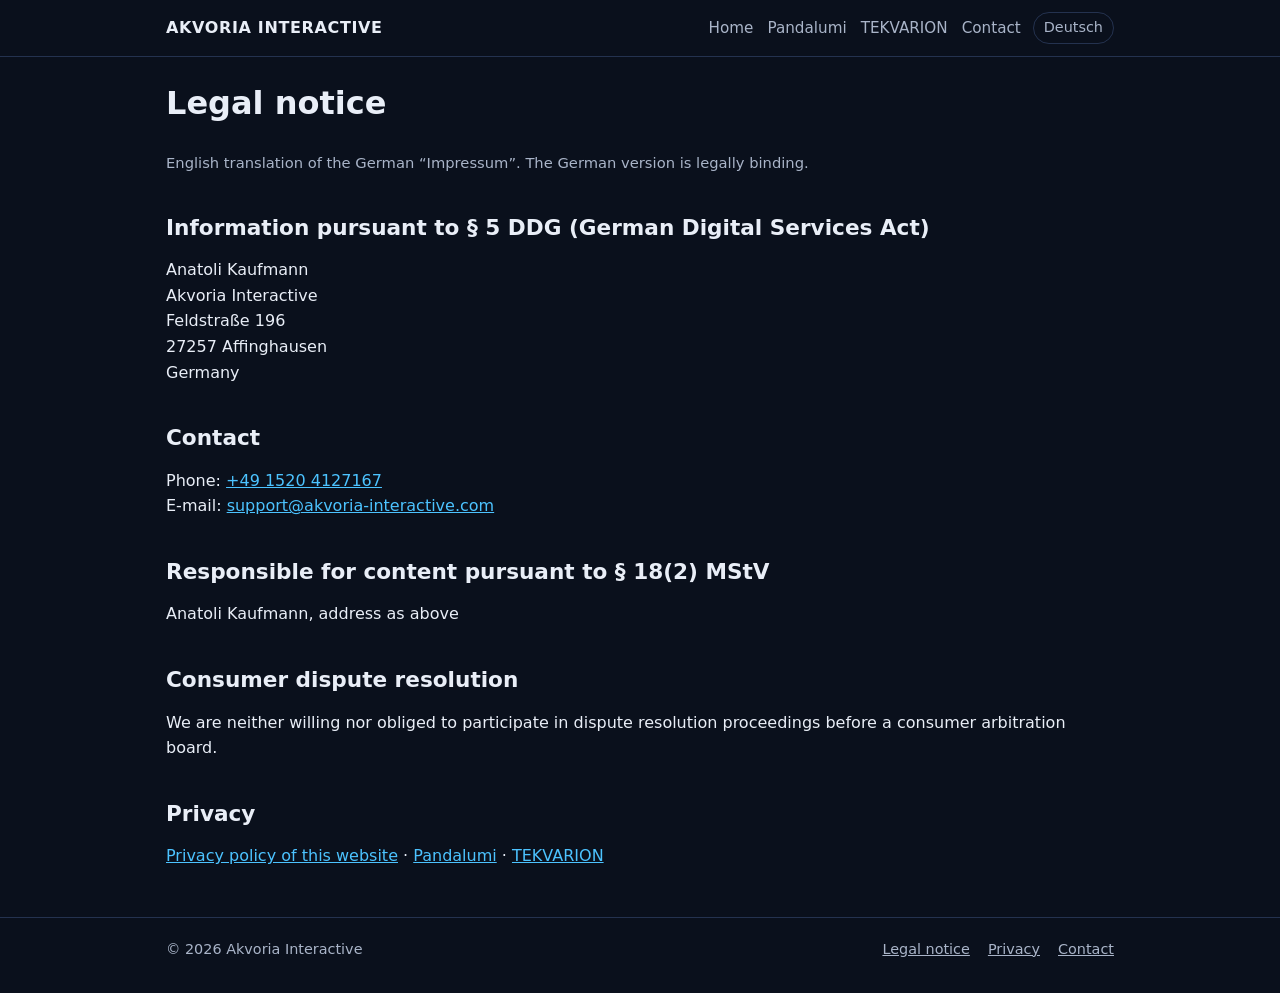
<file: en/legal-notice.html>
<!doctype html>
<html lang="en">
<head>
<meta charset="utf-8">
<meta name="viewport" content="width=device-width, initial-scale=1">
<meta http-equiv="Content-Security-Policy" content="default-src 'none'; img-src 'self'; style-src 'self' 'unsafe-inline'; base-uri 'none'; form-action 'none'">
<meta name="referrer" content="strict-origin-when-cross-origin">
<title>Legal notice · Akvoria Interactive</title>
<link rel="alternate" hreflang="de" href="../impressum.html">
<link rel="stylesheet" href="../assets/site.css">
<link rel="icon" href="../assets/img/akvoria-logo.png">
</head>
<body>
<header class="site-header"><div class="wrap">
  <a class="brand" href="index.html">AKVORIA INTERACTIVE</a>
  <nav class="nav" aria-label="Main navigation">
    <a href="index.html">Home</a>
    <a href="pandalumi/index.html">Pandalumi</a>
    <a href="tekvarion/index.html">TEKVARION</a>
    <a href="index.html#contact">Contact</a>
  </nav>
  <a class="lang" href="../impressum.html" hreflang="de" lang="de">Deutsch</a>
</div></header>

<main class="wrap legal">
  <h1>Legal notice</h1>
  <p class="note">English translation of the German “Impressum”. The German version is legally binding.</p>

  <h2>Information pursuant to § 5 DDG (German Digital Services Act)</h2>
  <p>Anatoli Kaufmann<br>
  Akvoria Interactive<br>
  Feldstraße 196<br>
  27257 Affinghausen<br>
  Germany</p>

  <h2>Contact</h2>
  <p>Phone: <a href="tel:+4915204127167">+49 1520 4127167</a><br>
  E-mail: <a href="mailto:support@akvoria-interactive.com">support@akvoria-interactive.com</a></p>

  <h2>Responsible for content pursuant to § 18(2) MStV</h2>
  <p>Anatoli Kaufmann, address as above</p>

  <h2>Consumer dispute resolution</h2>
  <p>We are neither willing nor obliged to participate in dispute resolution proceedings before a consumer arbitration
  board.</p>

  <h2>Privacy</h2>
  <p><a href="../datenschutz.html#en">Privacy policy of this website</a> ·
  <a href="../pandalumi/datenschutz.html#en">Pandalumi</a> · <a href="../tekvarion/datenschutz.html#en">TEKVARION</a></p>
</main>

<footer class="site-footer"><div class="wrap">
  <span class="copy">© 2026 Akvoria Interactive</span>
  <a href="legal-notice.html" aria-current="page">Legal notice</a>
  <a href="../datenschutz.html#en">Privacy</a>
  <a href="mailto:support@akvoria-interactive.com">Contact</a>
</div></footer>
</body>
</html>
</file>
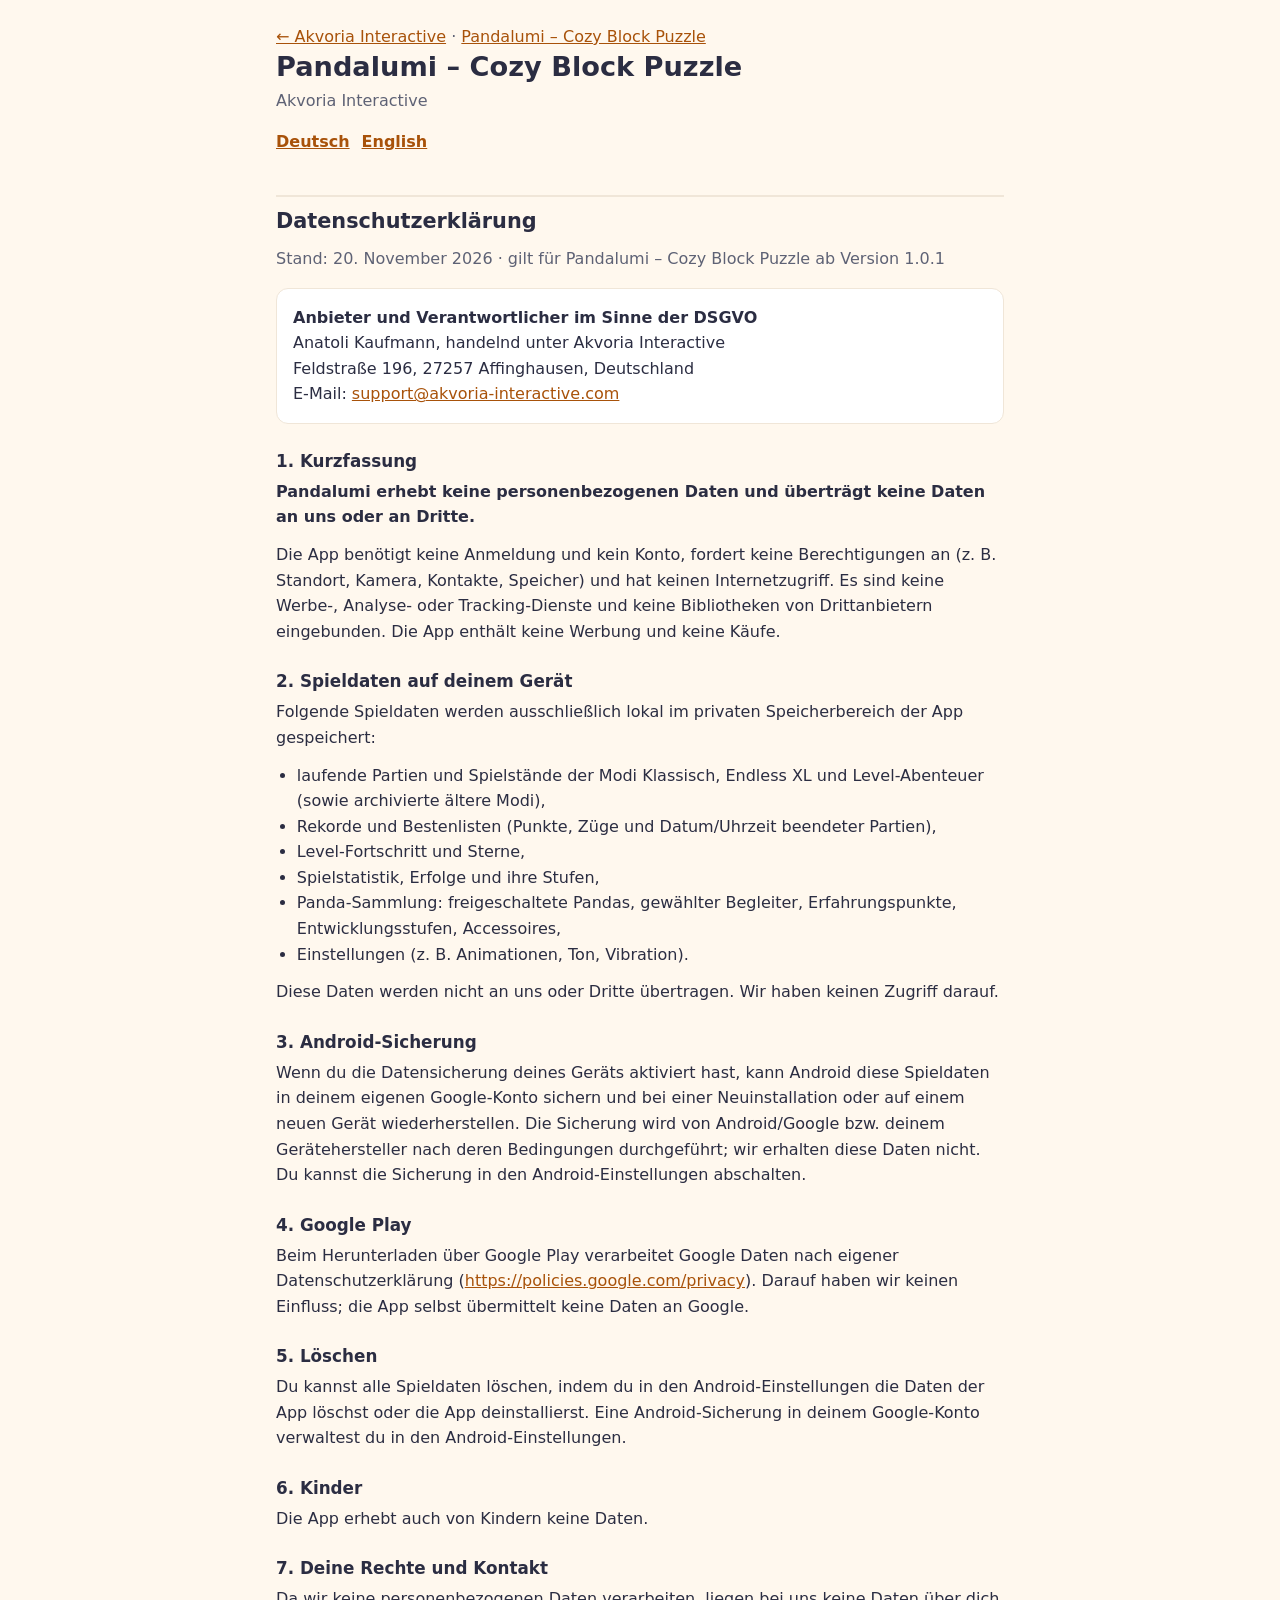
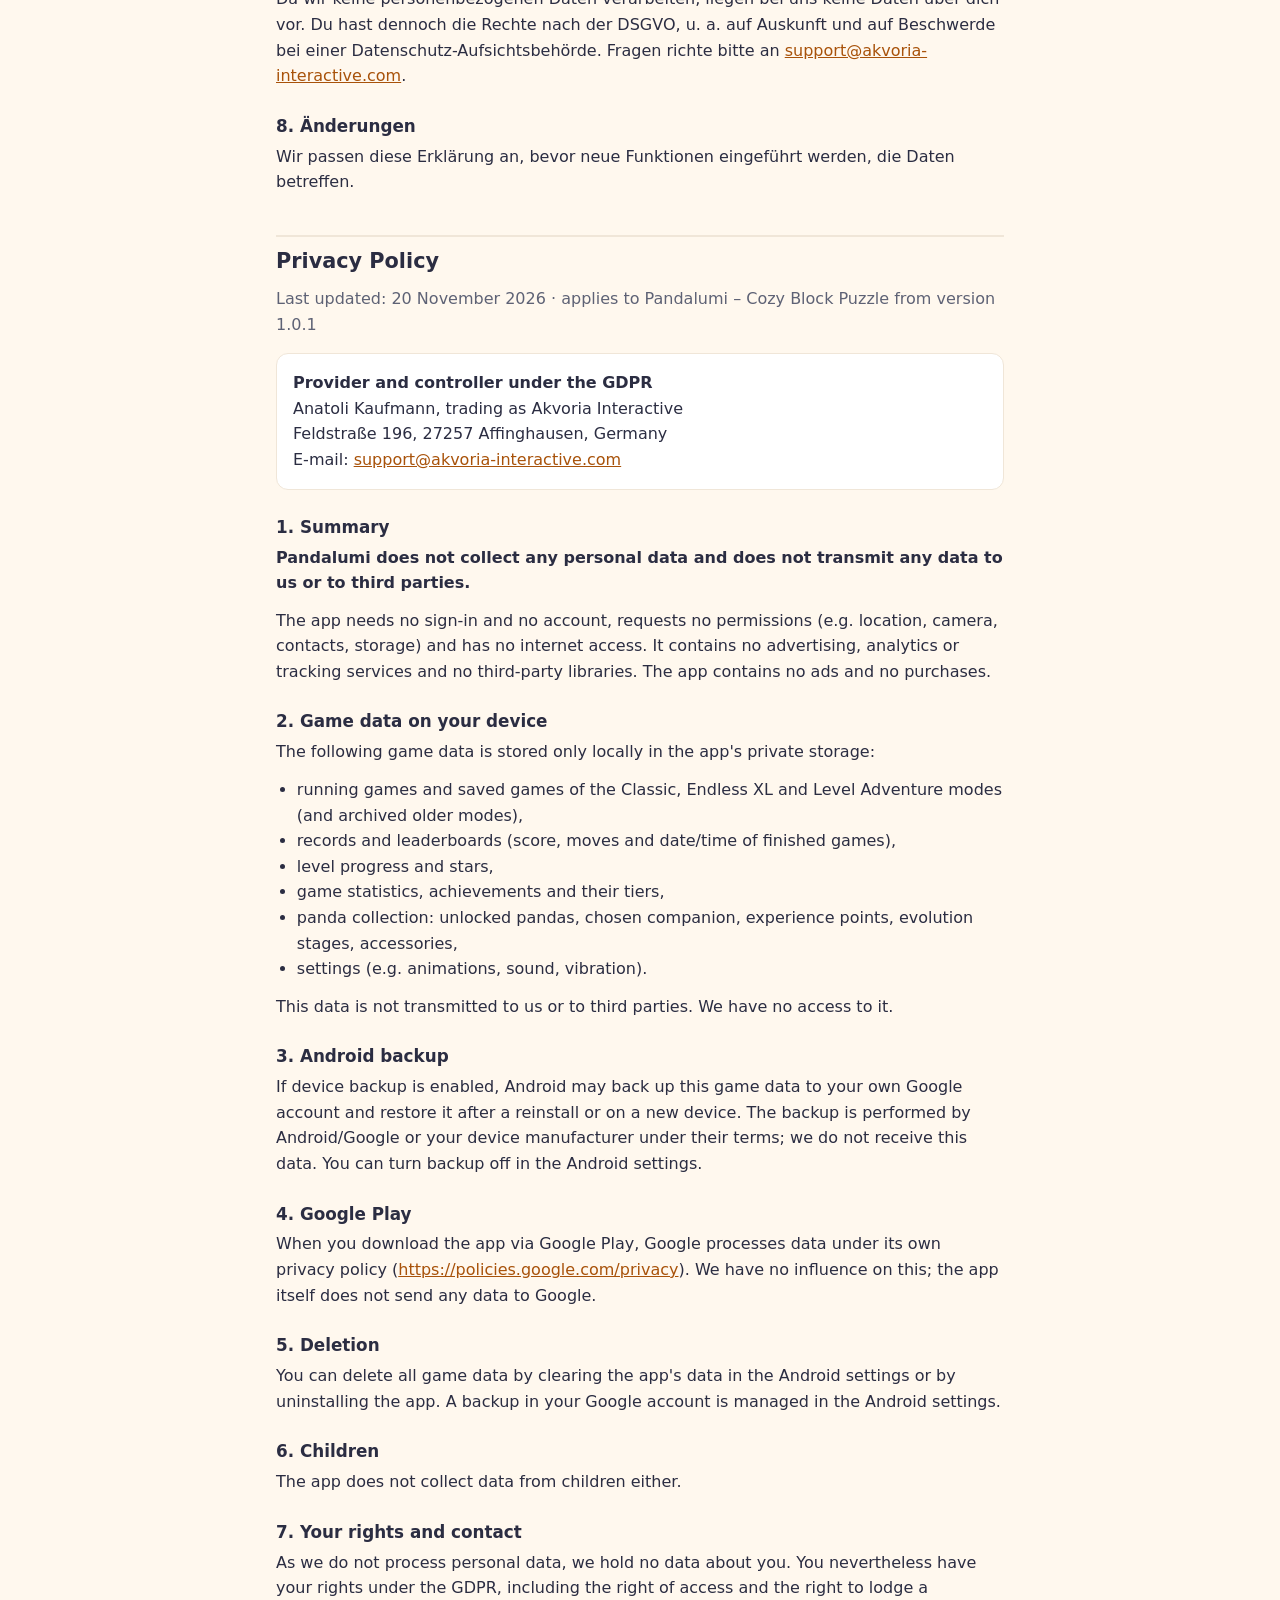
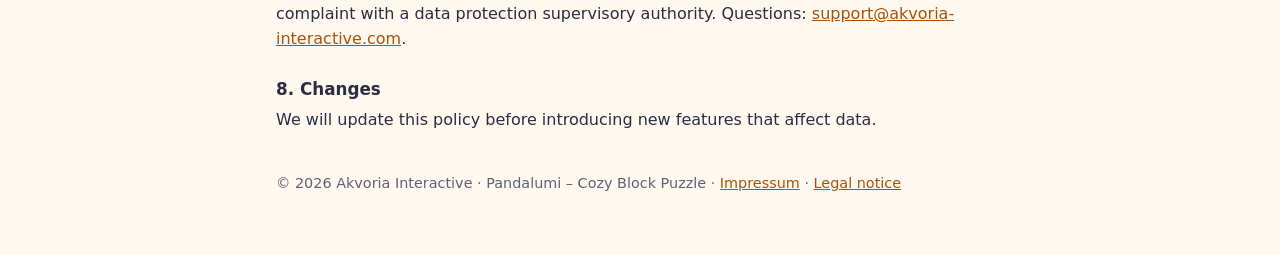
<file: pandalumi/datenschutz.html>
<!doctype html>
<html lang="de">
<head>
<meta charset="utf-8">
<meta name="viewport" content="width=device-width, initial-scale=1">
<meta http-equiv="Content-Security-Policy" content="default-src 'none'; img-src 'self'; style-src 'self' 'unsafe-inline'; base-uri 'none'; form-action 'none'">
<meta name="referrer" content="strict-origin-when-cross-origin">
<meta name="robots" content="index, follow">
<title>Pandalumi – Datenschutzerklärung / Privacy Policy</title>
<link rel="icon" href="../assets/img/pandalumi-icon.png">
<style>
  :root {
    --bg: #fff8ee; --card: #ffffff; --text: #2b2d42; --muted: #5e6275; --accent: #a8520a; --line: #f0e6d8;
  }
  @media (prefers-color-scheme: dark) {
    :root { --bg: #1d1e2a; --card: #262838; --text: #eceaf2; --muted: #b8b6c6; --accent: #ffc37e; --line: #3a3c50; }
  }
  * { box-sizing: border-box; }
  body {
    margin: 0; background: var(--bg); color: var(--text);
    font: 16px/1.6 system-ui, -apple-system, "Segoe UI", Roboto, Arial, sans-serif;
  }
  main { max-width: 760px; margin: 0 auto; padding: 24px 16px 48px; }
  header { margin-bottom: 8px; }
  h1 { font-size: 1.7rem; line-height: 1.25; margin: 0 0 4px; }
  h2 { font-size: 1.3rem; margin: 40px 0 8px; padding-top: 8px; border-top: 2px solid var(--line); }
  h3 { font-size: 1.05rem; margin: 24px 0 4px; }
  p, ul { margin: 0 0 12px; }
  ul { padding-left: 1.3em; }
  a { color: var(--accent); }
  .sub { color: var(--muted); margin: 0; }
  .lang { margin: 16px 0 0; }
  .lang a { display: inline-block; margin-right: 12px; font-weight: 600; }
  .card { background: var(--card); border: 1px solid var(--line); border-radius: 12px; padding: 16px; margin: 16px 0; }
  .card p { margin: 0; }
  .summary { font-weight: 600; }
  footer { margin-top: 40px; color: var(--muted); font-size: 0.9rem; }
</style>
</head>
<body>
<main>
<p class="sub"><a href="../index.html">← Akvoria Interactive</a> · <a href="index.html">Pandalumi – Cozy Block Puzzle</a></p>
<header>
  <h1>Pandalumi – Cozy Block Puzzle</h1>
  <p class="sub">Akvoria Interactive</p>
  <p class="lang"><a href="#de" hreflang="de">Deutsch</a><a href="#en" hreflang="en">English</a></p>
</header>

<section id="de" lang="de">
  <h2>Datenschutzerklärung</h2>
  <p class="sub">Stand: 20. November 2026 · gilt für Pandalumi – Cozy Block Puzzle ab Version 1.0.1</p>

  <div class="card">
    <p><strong>Anbieter und Verantwortlicher im Sinne der DSGVO</strong><br>
    Anatoli Kaufmann, handelnd unter Akvoria Interactive<br>
    Feldstraße 196, 27257 Affinghausen, Deutschland<br>
    E-Mail: <a href="mailto:support@akvoria-interactive.com">support@akvoria-interactive.com</a></p>
  </div>

  <h3>1. Kurzfassung</h3>
  <p class="summary">Pandalumi erhebt keine personenbezogenen Daten und überträgt keine Daten an uns oder an Dritte.</p>
  <p>Die App benötigt keine Anmeldung und kein Konto, fordert keine Berechtigungen an (z.&nbsp;B. Standort, Kamera,
  Kontakte, Speicher) und hat keinen Internetzugriff. Es sind keine Werbe-, Analyse- oder Tracking-Dienste und keine
  Bibliotheken von Drittanbietern eingebunden. Die App enthält keine Werbung und keine Käufe.</p>

  <h3>2. Spieldaten auf deinem Gerät</h3>
  <p>Folgende Spieldaten werden ausschließlich lokal im privaten Speicherbereich der App gespeichert:</p>
  <ul>
    <li>laufende Partien und Spielstände der Modi Klassisch, Endless XL und Level-Abenteuer (sowie archivierte ältere Modi),</li>
    <li>Rekorde und Bestenlisten (Punkte, Züge und Datum/Uhrzeit beendeter Partien),</li>
    <li>Level-Fortschritt und Sterne,</li>
    <li>Spielstatistik, Erfolge und ihre Stufen,</li>
    <li>Panda-Sammlung: freigeschaltete Pandas, gewählter Begleiter, Erfahrungspunkte, Entwicklungsstufen, Accessoires,</li>
    <li>Einstellungen (z.&nbsp;B. Animationen, Ton, Vibration).</li>
  </ul>
  <p>Diese Daten werden nicht an uns oder Dritte übertragen. Wir haben keinen Zugriff darauf.</p>

  <h3>3. Android-Sicherung</h3>
  <p>Wenn du die Datensicherung deines Geräts aktiviert hast, kann Android diese Spieldaten in deinem eigenen
  Google-Konto sichern und bei einer Neuinstallation oder auf einem neuen Gerät wiederherstellen. Die Sicherung wird von
  Android/Google bzw. deinem Gerätehersteller nach deren Bedingungen durchgeführt; wir erhalten diese Daten nicht. Du
  kannst die Sicherung in den Android-Einstellungen abschalten.</p>

  <h3>4. Google Play</h3>
  <p>Beim Herunterladen über Google Play verarbeitet Google Daten nach eigener Datenschutzerklärung
  (<a href="https://policies.google.com/privacy" rel="noopener">https://policies.google.com/privacy</a>). Darauf haben
  wir keinen Einfluss; die App selbst übermittelt keine Daten an Google.</p>

  <h3>5. Löschen</h3>
  <p>Du kannst alle Spieldaten löschen, indem du in den Android-Einstellungen die Daten der App löschst oder die App
  deinstallierst. Eine Android-Sicherung in deinem Google-Konto verwaltest du in den Android-Einstellungen.</p>

  <h3>6. Kinder</h3>
  <p>Die App erhebt auch von Kindern keine Daten.</p>

  <h3>7. Deine Rechte und Kontakt</h3>
  <p>Da wir keine personenbezogenen Daten verarbeiten, liegen bei uns keine Daten über dich vor. Du hast dennoch die
  Rechte nach der DSGVO, u.&nbsp;a. auf Auskunft und auf Beschwerde bei einer Datenschutz-Aufsichtsbehörde. Fragen richte
  bitte an <a href="mailto:support@akvoria-interactive.com">support@akvoria-interactive.com</a>.</p>

  <h3>8. Änderungen</h3>
  <p>Wir passen diese Erklärung an, bevor neue Funktionen eingeführt werden, die Daten betreffen.</p>
</section>

<section id="en" lang="en">
  <h2>Privacy Policy</h2>
  <p class="sub">Last updated: 20 November 2026 · applies to Pandalumi – Cozy Block Puzzle from version 1.0.1</p>

  <div class="card">
    <p><strong>Provider and controller under the GDPR</strong><br>
    Anatoli Kaufmann, trading as Akvoria Interactive<br>
    Feldstraße 196, 27257 Affinghausen, Germany<br>
    E-mail: <a href="mailto:support@akvoria-interactive.com">support@akvoria-interactive.com</a></p>
  </div>

  <h3>1. Summary</h3>
  <p class="summary">Pandalumi does not collect any personal data and does not transmit any data to us or to third parties.</p>
  <p>The app needs no sign-in and no account, requests no permissions (e.g. location, camera, contacts, storage) and has
  no internet access. It contains no advertising, analytics or tracking services and no third-party libraries. The app
  contains no ads and no purchases.</p>

  <h3>2. Game data on your device</h3>
  <p>The following game data is stored only locally in the app's private storage:</p>
  <ul>
    <li>running games and saved games of the Classic, Endless XL and Level Adventure modes (and archived older modes),</li>
    <li>records and leaderboards (score, moves and date/time of finished games),</li>
    <li>level progress and stars,</li>
    <li>game statistics, achievements and their tiers,</li>
    <li>panda collection: unlocked pandas, chosen companion, experience points, evolution stages, accessories,</li>
    <li>settings (e.g. animations, sound, vibration).</li>
  </ul>
  <p>This data is not transmitted to us or to third parties. We have no access to it.</p>

  <h3>3. Android backup</h3>
  <p>If device backup is enabled, Android may back up this game data to your own Google account and restore it after a
  reinstall or on a new device. The backup is performed by Android/Google or your device manufacturer under their terms;
  we do not receive this data. You can turn backup off in the Android settings.</p>

  <h3>4. Google Play</h3>
  <p>When you download the app via Google Play, Google processes data under its own privacy policy
  (<a href="https://policies.google.com/privacy" rel="noopener">https://policies.google.com/privacy</a>). We have no
  influence on this; the app itself does not send any data to Google.</p>

  <h3>5. Deletion</h3>
  <p>You can delete all game data by clearing the app's data in the Android settings or by uninstalling the app. A
  backup in your Google account is managed in the Android settings.</p>

  <h3>6. Children</h3>
  <p>The app does not collect data from children either.</p>

  <h3>7. Your rights and contact</h3>
  <p>As we do not process personal data, we hold no data about you. You nevertheless have your rights under the GDPR,
  including the right of access and the right to lodge a complaint with a data protection supervisory authority.
  Questions: <a href="mailto:support@akvoria-interactive.com">support@akvoria-interactive.com</a>.</p>

  <h3>8. Changes</h3>
  <p>We will update this policy before introducing new features that affect data.</p>
</section>

<footer>
  <p>© 2026 Akvoria Interactive · Pandalumi – Cozy Block Puzzle · <a href="../impressum.html">Impressum</a> · <a href="../en/legal-notice.html">Legal notice</a></p>
</footer>
</main>
</body>
</html>
</file>
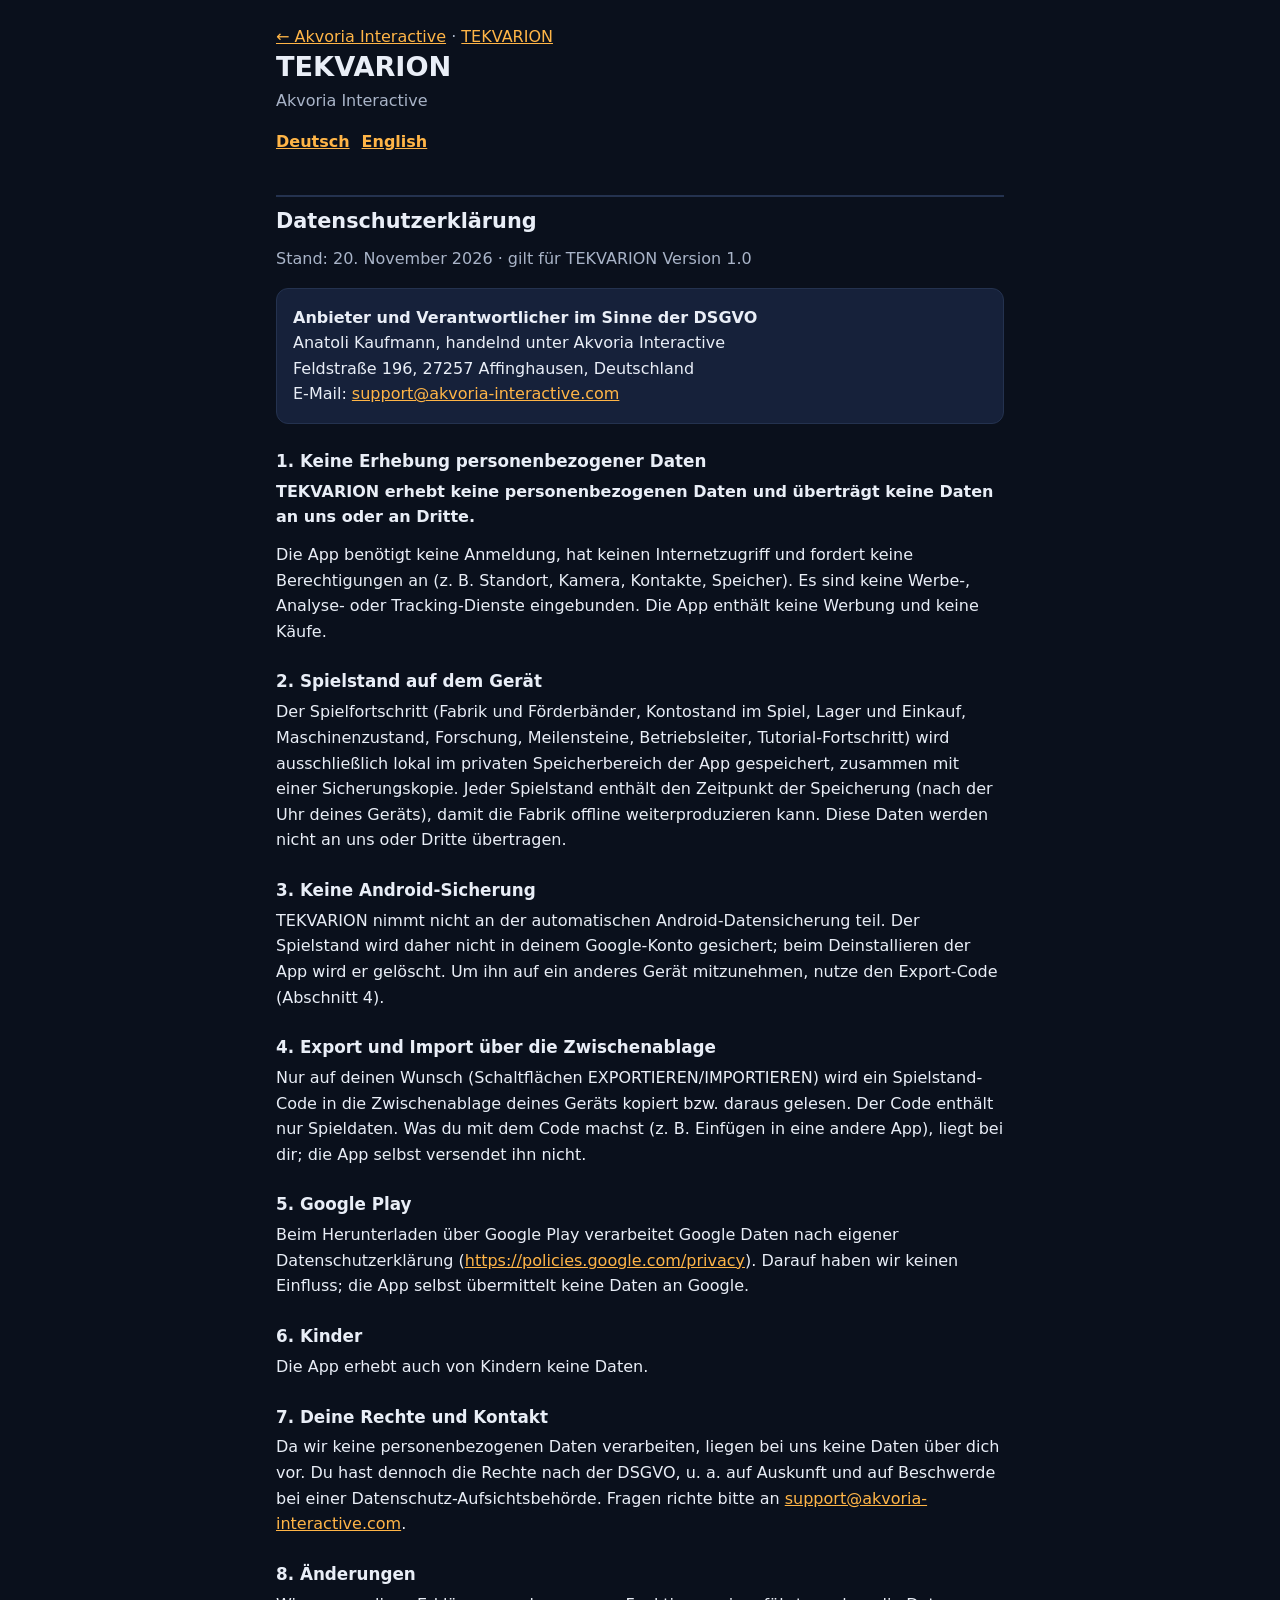
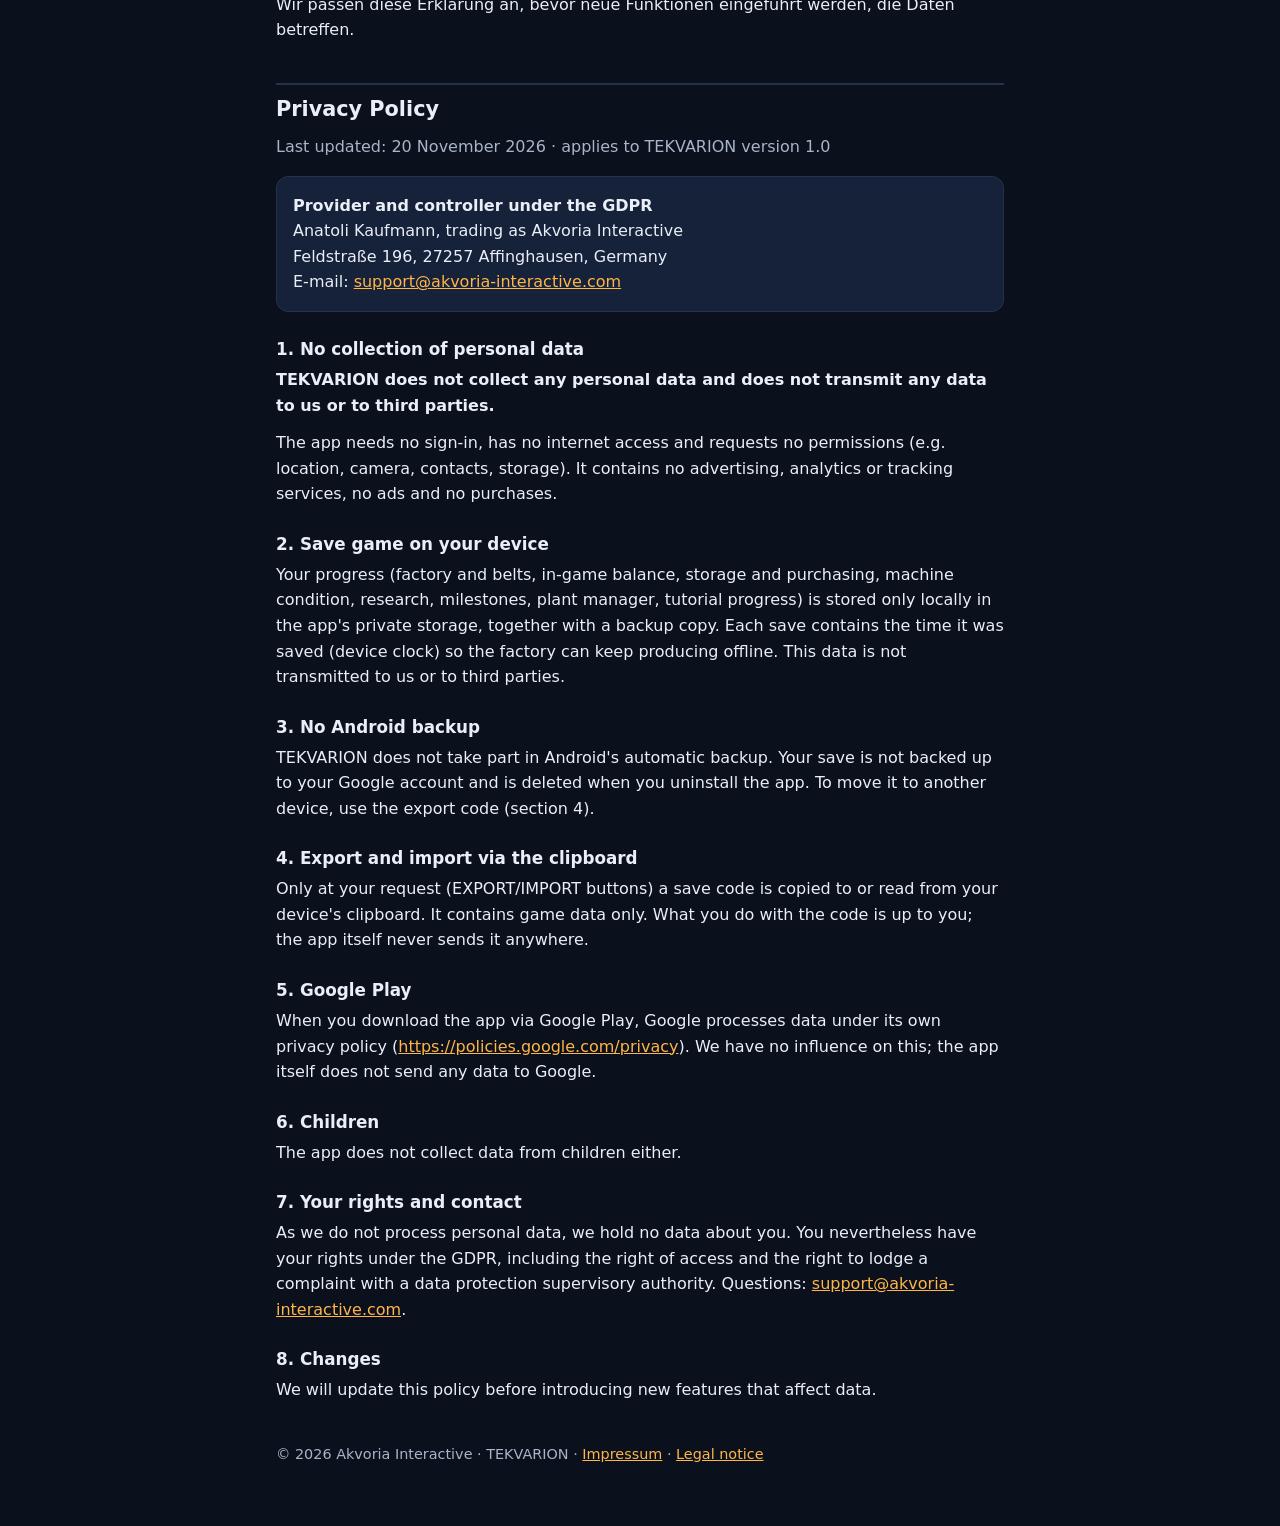
<file: tekvarion/datenschutz.html>
<!doctype html>
<html lang="de">
<head>
<meta charset="utf-8">
<meta name="viewport" content="width=device-width, initial-scale=1">
<meta http-equiv="Content-Security-Policy" content="default-src 'none'; img-src 'self'; style-src 'self' 'unsafe-inline'; base-uri 'none'; form-action 'none'">
<meta name="referrer" content="strict-origin-when-cross-origin">
<meta name="robots" content="index, follow">
<title>TEKVARION – Datenschutzerklärung / Privacy Policy</title>
<link rel="icon" href="../assets/img/tekvarion-icon.png">
<style>
  :root { --bg: #0a101c; --card: #16213a; --text: #e9eef7; --muted: #a9b4c8; --accent: #ffb547; --line: #24324f; color-scheme: dark; }
  * { box-sizing: border-box; }
  body { margin: 0; background: var(--bg); color: var(--text);
    font: 16px/1.6 system-ui, -apple-system, "Segoe UI", Roboto, Arial, sans-serif; }
  main { max-width: 760px; margin: 0 auto; padding: 24px 16px 48px; }
  h1 { font-size: 1.7rem; line-height: 1.25; margin: 0 0 4px; }
  h2 { font-size: 1.3rem; margin: 40px 0 8px; padding-top: 8px; border-top: 2px solid var(--line); }
  h3 { font-size: 1.05rem; margin: 24px 0 4px; }
  p, ul { margin: 0 0 12px; }
  a { color: var(--accent); }
  .sub { color: var(--muted); margin: 0; }
  .lang { margin: 16px 0 0; }
  .lang a { display: inline-block; margin-right: 12px; font-weight: 600; }
  .card { background: var(--card); border: 1px solid var(--line); border-radius: 12px; padding: 16px; margin: 16px 0; }
  .card p { margin: 0; }
  .summary { font-weight: 600; }
  footer { margin-top: 40px; color: var(--muted); font-size: 0.9rem; }
</style>
</head>
<body>
<main>
<p class="sub"><a href="../index.html">← Akvoria Interactive</a> · <a href="index.html">TEKVARION</a></p>
<header>
  <h1>TEKVARION</h1>
  <p class="sub">Akvoria Interactive</p>
  <p class="lang"><a href="#de" hreflang="de">Deutsch</a><a href="#en" hreflang="en">English</a></p>
</header>

<section id="de" lang="de">
  <h2>Datenschutzerklärung</h2>
  <p class="sub">Stand: 20. November 2026 · gilt für TEKVARION Version 1.0</p>

  <div class="card">
    <p><strong>Anbieter und Verantwortlicher im Sinne der DSGVO</strong><br>
    Anatoli Kaufmann, handelnd unter Akvoria Interactive<br>
    Feldstraße 196, 27257 Affinghausen, Deutschland<br>
    E-Mail: <a href="mailto:support@akvoria-interactive.com">support@akvoria-interactive.com</a></p>
  </div>

  <h3>1. Keine Erhebung personenbezogener Daten</h3>
  <p class="summary">TEKVARION erhebt keine personenbezogenen Daten und überträgt keine Daten an uns oder an Dritte.</p>
  <p>Die App benötigt keine Anmeldung, hat keinen Internetzugriff und fordert keine Berechtigungen an (z.&nbsp;B.
  Standort, Kamera, Kontakte, Speicher). Es sind keine Werbe-, Analyse- oder Tracking-Dienste eingebunden. Die App
  enthält keine Werbung und keine Käufe.</p>

  <h3>2. Spielstand auf dem Gerät</h3>
  <p>Der Spielfortschritt (Fabrik und Förderbänder, Kontostand im Spiel, Lager und Einkauf, Maschinenzustand,
  Forschung, Meilensteine, Betriebsleiter, Tutorial-Fortschritt) wird ausschließlich lokal im privaten Speicherbereich
  der App gespeichert, zusammen mit einer Sicherungskopie. Jeder Spielstand enthält den Zeitpunkt der Speicherung (nach
  der Uhr deines Geräts), damit die Fabrik offline weiterproduzieren kann. Diese Daten werden nicht an uns oder Dritte
  übertragen.</p>

  <h3>3. Keine Android-Sicherung</h3>
  <p>TEKVARION nimmt nicht an der automatischen Android-Datensicherung teil. Der Spielstand wird daher nicht in deinem
  Google-Konto gesichert; beim Deinstallieren der App wird er gelöscht. Um ihn auf ein anderes Gerät mitzunehmen,
  nutze den Export-Code (Abschnitt 4).</p>

  <h3>4. Export und Import über die Zwischenablage</h3>
  <p>Nur auf deinen Wunsch (Schaltflächen EXPORTIEREN/IMPORTIEREN) wird ein Spielstand-Code in die Zwischenablage
  deines Geräts kopiert bzw. daraus gelesen. Der Code enthält nur Spieldaten. Was du mit dem Code machst (z.&nbsp;B.
  Einfügen in eine andere App), liegt bei dir; die App selbst versendet ihn nicht.</p>

  <h3>5. Google Play</h3>
  <p>Beim Herunterladen über Google Play verarbeitet Google Daten nach eigener Datenschutzerklärung
  (<a href="https://policies.google.com/privacy" rel="noopener">https://policies.google.com/privacy</a>). Darauf haben
  wir keinen Einfluss; die App selbst übermittelt keine Daten an Google.</p>

  <h3>6. Kinder</h3>
  <p>Die App erhebt auch von Kindern keine Daten.</p>

  <h3>7. Deine Rechte und Kontakt</h3>
  <p>Da wir keine personenbezogenen Daten verarbeiten, liegen bei uns keine Daten über dich vor. Du hast dennoch die
  Rechte nach der DSGVO, u.&nbsp;a. auf Auskunft und auf Beschwerde bei einer Datenschutz-Aufsichtsbehörde. Fragen richte
  bitte an <a href="mailto:support@akvoria-interactive.com">support@akvoria-interactive.com</a>.</p>

  <h3>8. Änderungen</h3>
  <p>Wir passen diese Erklärung an, bevor neue Funktionen eingeführt werden, die Daten betreffen.</p>
</section>

<section id="en" lang="en">
  <h2>Privacy Policy</h2>
  <p class="sub">Last updated: 20 November 2026 · applies to TEKVARION version 1.0</p>

  <div class="card">
    <p><strong>Provider and controller under the GDPR</strong><br>
    Anatoli Kaufmann, trading as Akvoria Interactive<br>
    Feldstraße 196, 27257 Affinghausen, Germany<br>
    E-mail: <a href="mailto:support@akvoria-interactive.com">support@akvoria-interactive.com</a></p>
  </div>

  <h3>1. No collection of personal data</h3>
  <p class="summary">TEKVARION does not collect any personal data and does not transmit any data to us or to third parties.</p>
  <p>The app needs no sign-in, has no internet access and requests no permissions (e.g. location, camera, contacts,
  storage). It contains no advertising, analytics or tracking services, no ads and no purchases.</p>

  <h3>2. Save game on your device</h3>
  <p>Your progress (factory and belts, in-game balance, storage and purchasing, machine condition, research,
  milestones, plant manager, tutorial progress) is stored only locally in the app's private storage, together with a
  backup copy. Each save contains the time it was saved (device clock) so the factory can keep producing offline. This
  data is not transmitted to us or to third parties.</p>

  <h3>3. No Android backup</h3>
  <p>TEKVARION does not take part in Android's automatic backup. Your save is not backed up to your Google account and
  is deleted when you uninstall the app. To move it to another device, use the export code (section 4).</p>

  <h3>4. Export and import via the clipboard</h3>
  <p>Only at your request (EXPORT/IMPORT buttons) a save code is copied to or read from your device's clipboard. It
  contains game data only. What you do with the code is up to you; the app itself never sends it anywhere.</p>

  <h3>5. Google Play</h3>
  <p>When you download the app via Google Play, Google processes data under its own privacy policy
  (<a href="https://policies.google.com/privacy" rel="noopener">https://policies.google.com/privacy</a>). We have no
  influence on this; the app itself does not send any data to Google.</p>

  <h3>6. Children</h3>
  <p>The app does not collect data from children either.</p>

  <h3>7. Your rights and contact</h3>
  <p>As we do not process personal data, we hold no data about you. You nevertheless have your rights under the GDPR,
  including the right of access and the right to lodge a complaint with a data protection supervisory authority.
  Questions: <a href="mailto:support@akvoria-interactive.com">support@akvoria-interactive.com</a>.</p>

  <h3>8. Changes</h3>
  <p>We will update this policy before introducing new features that affect data.</p>
</section>

<footer>
  <p>© 2026 Akvoria Interactive · TEKVARION · <a href="../impressum.html">Impressum</a> · <a href="../en/legal-notice.html">Legal notice</a></p>
</footer>
</main>
</body>
</html>
</file>
<file: assets/site.css>
/* Akvoria Interactive – gemeinsames Stylesheet. Keine externen Schriften, keine Skripte, keine Tracker. */
:root {
  --bg: #0a101c; --bg2: #111a2c; --card: #16213a; --line: #24324f;
  --text: #e9eef7; --muted: #a9b4c8; --accent: #4cc3ff; --accent2: #8fdcff;
  --radius: 16px;
  color-scheme: dark;
}
/* Pandalumi pages: warm, cozy light theme like the app */
.theme-pandalumi {
  --bg: #fff8ee; --bg2: #fdeedb; --card: #ffffff; --line: #f0e2cc;
  --text: #2b2d42; --muted: #5e6275; --accent: #a8520a; --accent2: #d9772b;
  color-scheme: light;
}
/* TEKVARION pages: industrial blue on dark */
.theme-tekvarion { --accent: #ffb547; --accent2: #ffd08a; }

* { box-sizing: border-box; }
html { -webkit-text-size-adjust: 100%; }
body {
  margin: 0; background: var(--bg); color: var(--text);
  font: 16px/1.6 system-ui, -apple-system, "Segoe UI", Roboto, "Helvetica Neue", Arial, sans-serif;
}
a { color: var(--accent); }
a:hover { color: var(--accent2); }
img { max-width: 100%; height: auto; display: block; }
.wrap { max-width: 980px; margin: 0 auto; padding: 0 16px; }

/* header */
.site-header { border-bottom: 1px solid var(--line); background: var(--bg); position: sticky; top: 0; z-index: 2; }
.site-header .wrap { display: flex; align-items: center; gap: 12px; min-height: 56px; flex-wrap: wrap; }
.brand { font-weight: 700; letter-spacing: .04em; color: var(--text); text-decoration: none; margin-right: auto; }
.nav { display: flex; gap: 4px 14px; flex-wrap: wrap; font-size: .95rem; }
.nav a { color: var(--muted); text-decoration: none; padding: 6px 0; }
.nav a[aria-current="page"], .nav a:hover { color: var(--text); }
.lang { font-size: .9rem; border: 1px solid var(--line); border-radius: 999px; padding: 3px 10px; text-decoration: none; color: var(--muted); }

/* hero */
.hero { padding: 40px 0 24px; text-align: center; }
.hero .logo { width: min(360px, 80vw); margin: 0 auto 16px; }
.hero h1 { font-size: clamp(1.7rem, 5vw, 2.6rem); line-height: 1.2; margin: 0 0 8px; }
.hero p { color: var(--muted); max-width: 640px; margin: 0 auto; font-size: 1.08rem; }
.game-hero { display: flex; gap: 20px; align-items: center; padding: 32px 0 16px; flex-wrap: wrap; }
.game-hero img { width: 112px; height: 112px; border-radius: 24px; box-shadow: 0 6px 24px rgba(0,0,0,.25); }
.game-hero h1 { margin: 0; font-size: clamp(1.6rem, 5vw, 2.3rem); line-height: 1.2; }
.game-hero p { margin: 4px 0 0; color: var(--muted); }

/* content */
h2 { font-size: 1.35rem; margin: 36px 0 12px; }
h3 { font-size: 1.08rem; margin: 22px 0 6px; }
p, ul { margin: 0 0 12px; }
ul { padding-left: 1.3em; }
.cards { display: grid; grid-template-columns: repeat(auto-fit, minmax(260px, 1fr)); gap: 16px; }
.card { background: var(--card); border: 1px solid var(--line); border-radius: var(--radius); padding: 20px; }
.card h3 { margin-top: 0; }
.game-card { display: flex; flex-direction: column; gap: 12px; text-decoration: none; color: var(--text); }
.game-card img { width: 88px; height: 88px; border-radius: 20px; }
.game-card p { color: var(--muted); margin: 0; }
.game-card .more { color: var(--accent); font-weight: 600; }
.badge { display: inline-block; font-size: .8rem; font-weight: 600; border-radius: 999px; padding: 2px 10px;
  background: var(--bg2); color: var(--muted); border: 1px solid var(--line); }
.pandas { display: grid; grid-template-columns: repeat(auto-fit, minmax(96px, 1fr)); gap: 8px; text-align: center; }
.pandas img { width: 96px; margin: 0 auto; }
.pandas span { font-size: .9rem; color: var(--muted); }
.shots { display: grid; grid-template-columns: repeat(auto-fit, minmax(280px, 1fr)); gap: 12px; }
.shots img { border-radius: 10px; border: 1px solid var(--line); }
.contact { text-align: center; }
.button { display: inline-block; background: var(--accent); color: var(--bg); font-weight: 700; text-decoration: none;
  border-radius: 999px; padding: 10px 22px; }
.button:hover { color: var(--bg); background: var(--accent2); }
.legal p { margin-bottom: 10px; }
.note { color: var(--muted); font-size: .92rem; }

/* footer */
.site-footer { margin-top: 48px; border-top: 1px solid var(--line); padding: 20px 0 32px; color: var(--muted); font-size: .9rem; }
.site-footer .wrap { display: flex; flex-wrap: wrap; gap: 8px 18px; }
.site-footer a { color: var(--muted); }
.site-footer .copy { margin-right: auto; }
</file>
